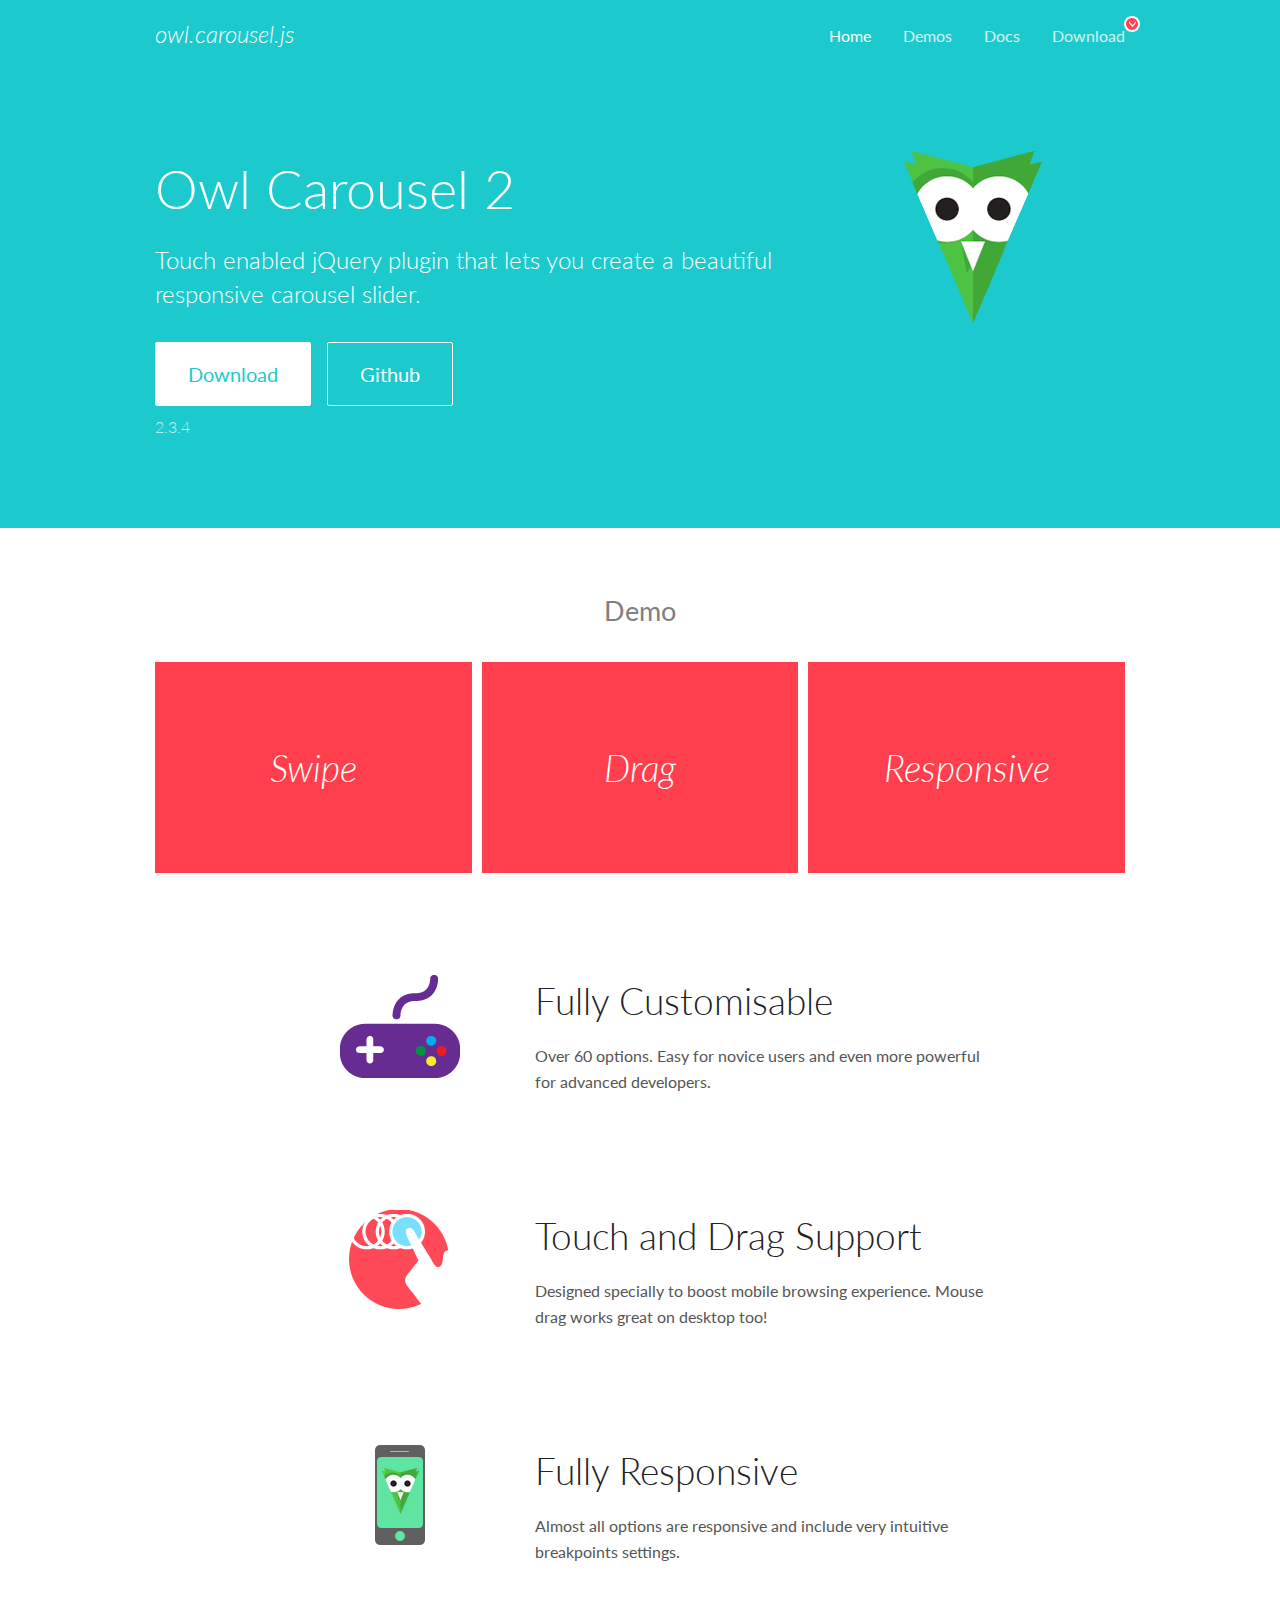
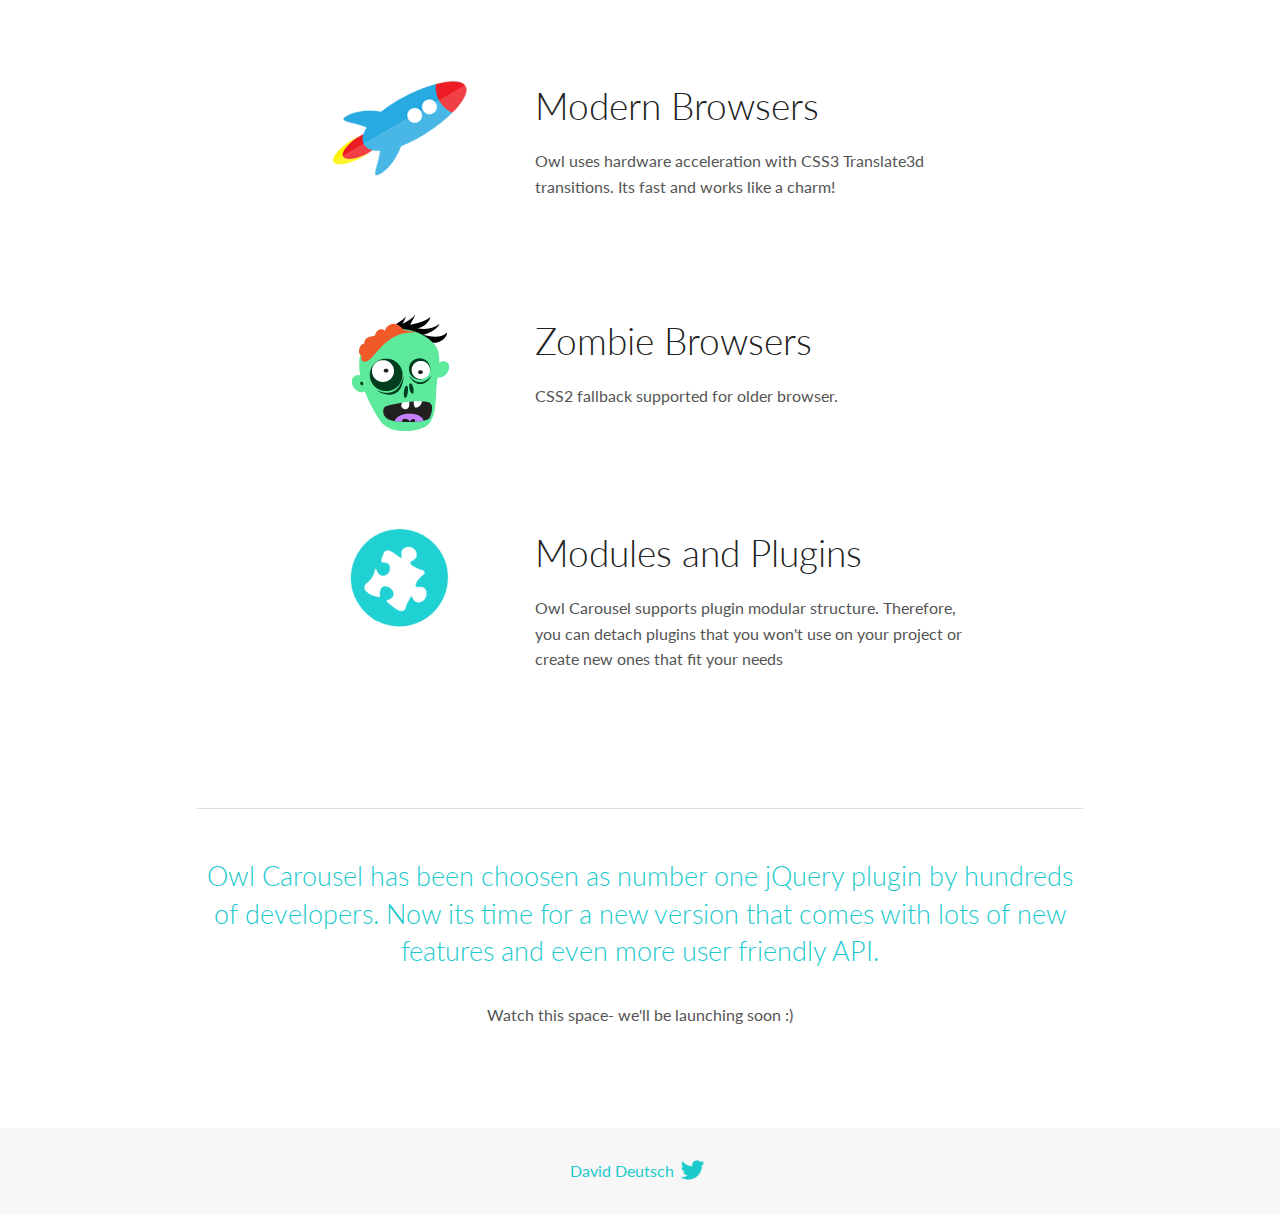
<file: owlcarousel/OwlCarousel2-2.3.4/docs/index.html>
<!DOCTYPE html>
<html lang="en">
  <head>

    <!-- head -->
    <meta charset="utf-8">
    <meta name="msapplication-tap-highlight" content="no" />
    <meta name="viewport" content="width=device-width, initial-scale=1.0" />
    <meta name="description" content="Touch enabled jQuery plugin that lets you create beautiful responsive carousel slider.">
    <meta name="author" content="David Deutsch">
    <title>
      Home | Owl Carousel | 2.3.4
    </title>

    <!-- Stylesheets -->
    <link href='https://fonts.googleapis.com/css?family=Lato:300,400,700,400italic,300italic' rel='stylesheet' type='text/css'>
    <link rel="stylesheet" href="assets/css/docs.theme.min.css">

    <!-- Owl Stylesheets -->
    <link rel="stylesheet" href="assets/owlcarousel/assets/owl.carousel.min.css">
    <link rel="stylesheet" href="assets/owlcarousel/assets/owl.theme.default.min.css">

    <!-- HTML5 shim and Respond.js IE8 support of HTML5 elements and media queries -->

    <!--[if lt IE 9]>
      <script src="https://oss.maxcdn.com/libs/html5shiv/3.7.0/html5shiv.js"></script>
      <script src="https://oss.maxcdn.com/libs/respond.js/1.3.0/respond.min.js"></script>
    <![endif]-->

    <!-- Favicons -->
    <link rel="apple-touch-icon-precomposed" sizes="144x144" href="assets/ico/apple-touch-icon-144-precomposed.png">
    <link rel="shortcut icon" href="assets/ico/favicon.png">
    <link rel="shortcut icon" href="favicon.ico">

    <!-- Yeah i know js should not be in header. Its required for demos.-->

    <!-- javascript -->
    <script src="assets/vendors/jquery.min.js"></script>
    <script src="assets/owlcarousel/owl.carousel.js"></script>
  </head>
  <body>

    <!-- header -->
    <header class="header">
      <div class="row">
        <div class="large-12 columns">
          <div class="brand left">
            <h3>
              <a href="/OwlCarousel2/">owl.carousel.js</a> 
            </h3>
          </div>
          <a id="toggle-nav" class="right">
            <span></span> <span></span> <span></span> 
          </a> 
          <div class="nav-bar">
            <ul class="clearfix">
              <li class="active">
                <a href="/OwlCarousel2/index.html">Home</a> 
              </li>
              <li> <a href="/OwlCarousel2/demos/demos.html">Demos</a>  </li>
              <li> <a href="/OwlCarousel2/docs/started-welcome.html">Docs</a>  </li>
              <li>
                <a href="https://github.com/OwlCarousel2/OwlCarousel2/archive/2.3.4.zip">Download</a> 
                <span class="download"></span> 
              </li>
            </ul>
          </div>
        </div>
      </div>
    </header>

    <!-- home panel -->
    <section id="hero">
      <div class="row">
        <div class="large-8 medium-8 columns">
          <h1>Owl Carousel 2</h1>
          <h4>Touch enabled jQuery plugin that lets you create a beautiful responsive carousel slider.</h4>
          <a href="https://github.com/OwlCarousel2/OwlCarousel2/archive/2.3.4.zip" class="hero-button">Download</a> 
          <a href="https://github.com/OwlCarousel2/OwlCarousel2" class="hero-button outline">Github</a> 
          <p>2.3.4</p>
        </div>
        <div class="large-4 medium-4 columns">
          <img class="owl-logo" src="assets/img/owl-logo.png" alt="mr. Owl">
        </div>
      </div>
    </section>

    <!-- body -->
    <div class="home-demo">
      <div class="row">
        <div class="large-12 columns">
          <h3>Demo</h3>
          <div class="owl-carousel">
            <div class="item">
              <h2>Swipe</h2>
            </div>
            <div class="item">
              <h2>Drag</h2>
            </div>
            <div class="item">
              <h2>Responsive</h2>
            </div>
            <div class="item">
              <h2>CSS3</h2>
            </div>
            <div class="item">
              <h2>Fast</h2>
            </div>
            <div class="item">
              <h2>Easy</h2>
            </div>
            <div class="item">
              <h2>Free</h2>
            </div>
            <div class="item">
              <h2>Upgradable</h2>
            </div>
            <div class="item">
              <h2>Tons of options</h2>
            </div>
            <div class="item">
              <h2>Infinity</h2>
            </div>
            <div class="item">
              <h2>Auto Width</h2>
            </div>
          </div>
        </div>
      </div>
    </div>
    <script>
      var owl = $('.owl-carousel');
      owl.owlCarousel({
        margin: 10,
        loop: true,
        responsive: {
          0: {
            items: 1
          },
          600: {
            items: 2
          },
          1000: {
            items: 3
          }
        }
      })
    </script>

    <!-- features -->
    <div id="features">
      <div class="row">
        <div class="small-12 medium-9 small-centered columns">
          <section class="row feature">
            <div class="medium-4 small-12 columns">
              <img src="assets/img/feature-options.png" alt="">
            </div>
            <div class="medium-8 small-12 columns">
              <h2>Fully Customisable</h2>
              <p>Over 60 options. Easy for novice users and even more powerful for advanced developers.</p>
            </div>
          </section>
          <section class="row feature">
            <div class="medium-4 small-12 columns">
              <img src="assets/img/feature-drag.png" alt="">
            </div>
            <div class="medium-8 small-12 columns">
              <h2>Touch and Drag Support</h2>
              <p>Designed specially to boost mobile browsing experience. Mouse drag works great on desktop too!</p>
            </div>
          </section>
          <section class="row feature">
            <div class="medium-4 small-12 columns">
              <img src="assets/img/feature-responsive.png" alt="">
            </div>
            <div class="medium-8 small-12 columns">
              <h2>Fully Responsive</h2>
              <p>Almost all options are responsive and include very intuitive breakpoints settings.</p>
            </div>
          </section>
          <section class="row feature">
            <div class="medium-4 small-12 columns">
              <img src="assets/img/feature-modern.png" alt="">
            </div>
            <div class="medium-8 small-12 columns">
              <h2>Modern Browsers</h2>
              <p>Owl uses hardware acceleration with CSS3 Translate3d transitions. Its fast and works like a charm! </p>
            </div>
          </section>
          <section class="row feature">
            <div class="medium-4 small-12 columns">
              <img src="assets/img/feature-zombie.png" alt="">
            </div>
            <div class="medium-8 small-12 columns">
              <h2>Zombie Browsers</h2>
              <p>CSS2 fallback supported for older browser.</p>
            </div>
          </section>
          <section class="row feature">
            <div class="medium-4 small-12 columns">
              <img src="assets/img/feature-module.png" alt="">
            </div>
            <div class="medium-8 small-12 columns">
              <h2>Modules and Plugins</h2>
              <p>Owl Carousel supports plugin modular structure. Therefore, you can detach plugins that you won&#x27;t use on your project or create new ones that fit your needs</p>
            </div>
          </section>
        </div>
      </div>
    </div>

    <!-- footer -->
    <section id="teaser-text">
      <div class="row">
        <div class="small-12 medium-11 small-centered columns">
          <hr>
          <h3 id="owl-carousel-has-been-choosen-as-number-one-jquery-plugin-by-hundreds-of-developers-now-its-time-for-a-new-version-that-comes-with-lots-of-new-features-and-even-more-user-friendly-api-">Owl Carousel has been choosen as number one jQuery plugin by hundreds of developers. Now its time for a new version that comes with lots of new features and even more user friendly API.</h3>
          <p>Watch this space- we&#39;ll be launching soon :)</p>
        </div>
      </div>
    </section>

    <!-- footer -->
    <footer class="footer">
      <div class="row">
        <div class="large-12 columns">
          <h5>
            <a href="/OwlCarousel2/docs/support-contact.html">David Deutsch</a> 
            <a id="custom-tweet-button" href="https://twitter.com/share?url=https://github.com/OwlCarousel2/OwlCarousel2&text=Owl Carousel - This is so awesome! " target="_blank"></a> 
          </h5>
        </div>
      </div>
    </footer>

    <!-- vendors -->
    <script src="assets/vendors/highlight.js"></script>
    <script src="assets/js/app.js"></script>
  </body>
</html>
</file>
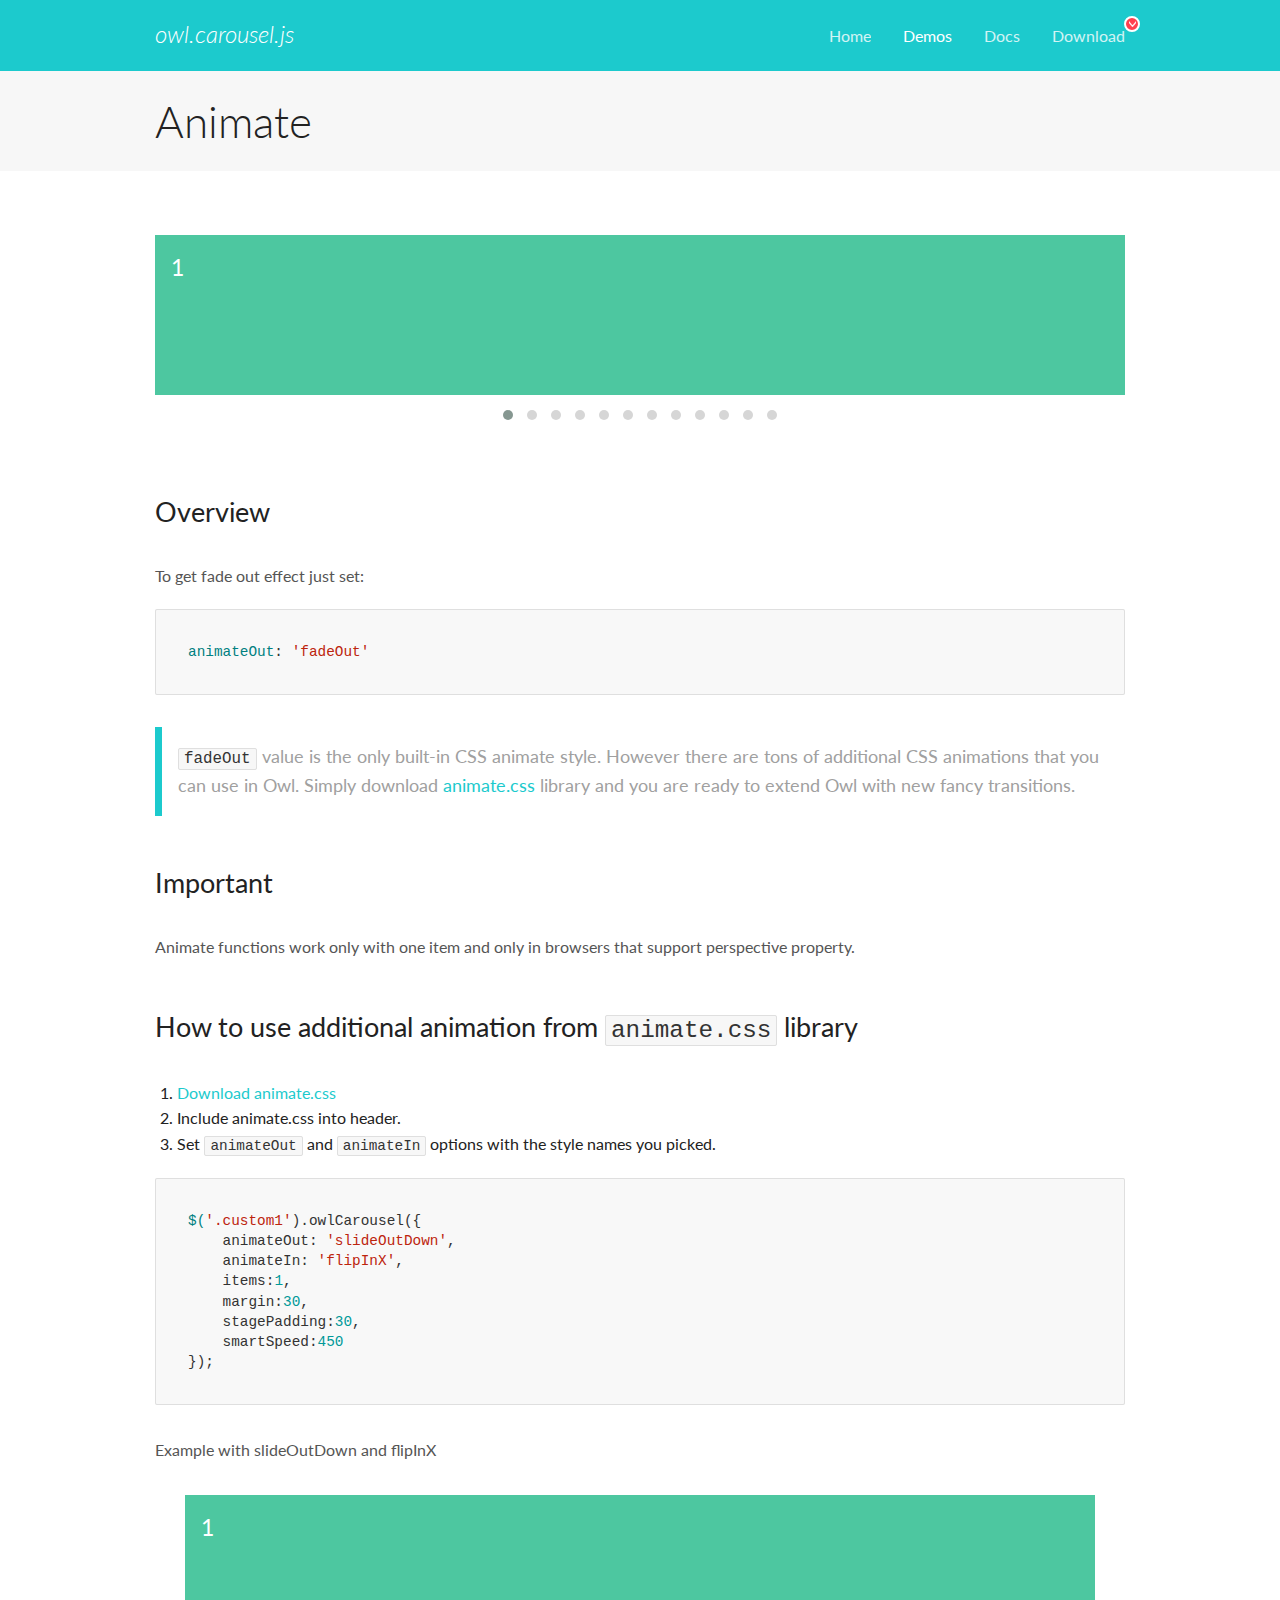
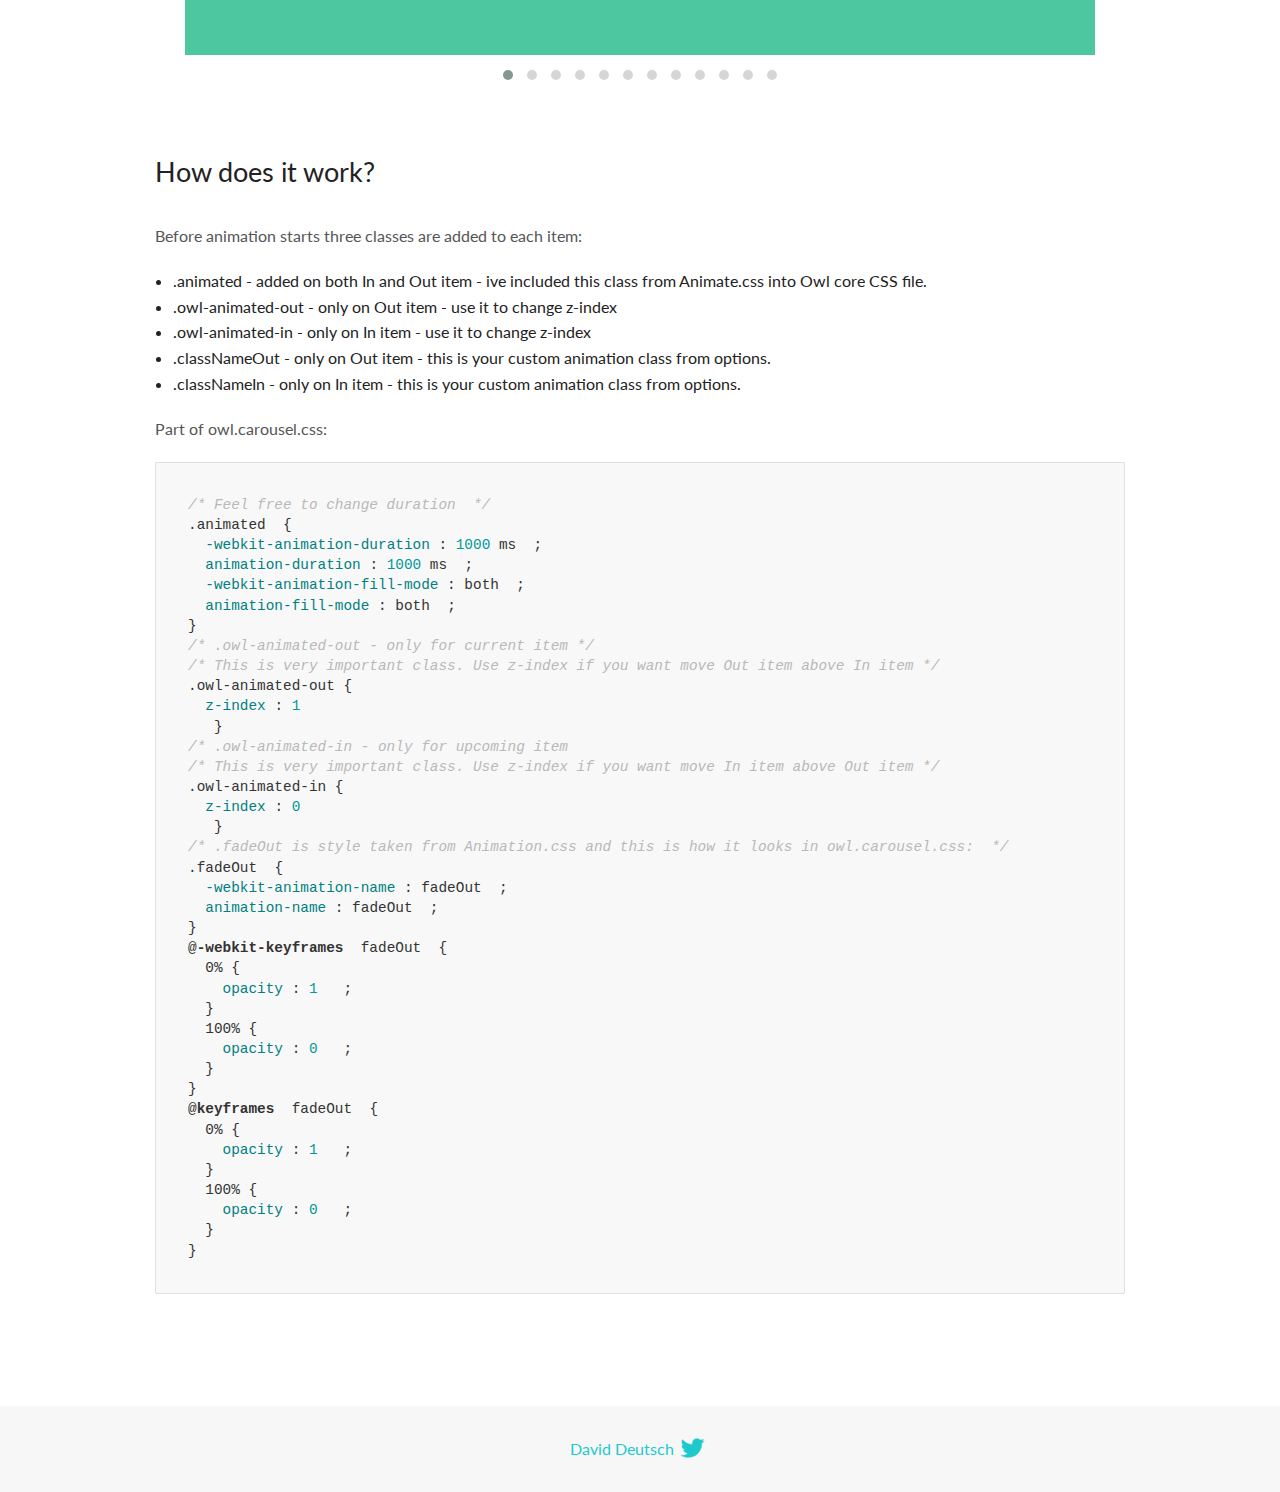
<file: owlcarousel/OwlCarousel2-2.3.4/docs/demos/animate.html>
<!DOCTYPE html>
<html lang="en">
  <head>

    <!-- head -->
    <meta charset="utf-8">
    <meta name="msapplication-tap-highlight" content="no" />
    <meta name="viewport" content="width=device-width, initial-scale=1.0" />
    <meta name="description" content="Animate carousel">
    <meta name="author" content="David Deutsch">
    <title>
      Animate Demo | Owl Carousel | 2.3.4
    </title>

    <!-- Stylesheets -->
    <link href='https://fonts.googleapis.com/css?family=Lato:300,400,700,400italic,300italic' rel='stylesheet' type='text/css'>
    <link rel="stylesheet" href="../assets/css/docs.theme.min.css">

    <!-- Owl Stylesheets -->
    <link rel="stylesheet" href="../assets/owlcarousel/assets/owl.carousel.min.css">
    <link rel="stylesheet" href="../assets/owlcarousel/assets/owl.theme.default.min.css">

    <!-- HTML5 shim and Respond.js IE8 support of HTML5 elements and media queries -->

    <!--[if lt IE 9]>
      <script src="https://oss.maxcdn.com/libs/html5shiv/3.7.0/html5shiv.js"></script>
      <script src="https://oss.maxcdn.com/libs/respond.js/1.3.0/respond.min.js"></script>
    <![endif]-->

    <!-- Favicons -->
    <link rel="apple-touch-icon-precomposed" sizes="144x144" href="../assets/ico/apple-touch-icon-144-precomposed.png">
    <link rel="shortcut icon" href="../assets/ico/favicon.png">
    <link rel="shortcut icon" href="favicon.ico">

    <!-- Yeah i know js should not be in header. Its required for demos.-->

    <!-- javascript -->
    <script src="../assets/vendors/jquery.min.js"></script>
    <script src="../assets/owlcarousel/owl.carousel.js"></script>
  </head>
  <body>

    <!-- header -->
    <header class="header">
      <div class="row">
        <div class="large-12 columns">
          <div class="brand left">
            <h3>
              <a href="/OwlCarousel2/">owl.carousel.js</a> 
            </h3>
          </div>
          <a id="toggle-nav" class="right">
            <span></span> <span></span> <span></span> 
          </a> 
          <div class="nav-bar">
            <ul class="clearfix">
              <li> <a href="/OwlCarousel2/index.html">Home</a>  </li>
              <li class="active">
                <a href="/OwlCarousel2/demos/demos.html">Demos</a> 
              </li>
              <li> <a href="/OwlCarousel2/docs/started-welcome.html">Docs</a>  </li>
              <li>
                <a href="https://github.com/OwlCarousel2/OwlCarousel2/archive/2.3.4.zip">Download</a> 
                <span class="download"></span> 
              </li>
            </ul>
          </div>
        </div>
      </div>
    </header>

    <!-- title -->
    <section class="title">
      <div class="row">
        <div class="large-12 columns">
          <h1>Animate</h1>
        </div>
      </div>
    </section>

    <!--  Demos -->
    <section id="demos">
      <div class="row">
        <div class="large-12 columns">
          <div class="fadeOut owl-carousel owl-theme">
            <div class="item">
              <h4>1</h4>
            </div>
            <div class="item">
              <h4>2</h4>
            </div>
            <div class="item">
              <h4>3</h4>
            </div>
            <div class="item">
              <h4>4</h4>
            </div>
            <div class="item">
              <h4>5</h4>
            </div>
            <div class="item">
              <h4>6</h4>
            </div>
            <div class="item">
              <h4>7</h4>
            </div>
            <div class="item">
              <h4>8</h4>
            </div>
            <div class="item">
              <h4>9</h4>
            </div>
            <div class="item">
              <h4>10</h4>
            </div>
            <div class="item">
              <h4>11</h4>
            </div>
            <div class="item">
              <h4>12</h4>
            </div>
          </div>
          <h3 id="overview">Overview</h3>
          <p>To get fade out effect just set:</p>
          <pre><code>animateOut: &#39;fadeOut&#39;</code></pre>
          <blockquote>
            <p><code>fadeOut</code> value is the only built-in CSS animate style. However there are tons of additional CSS animations that you can use in Owl. Simply download
              <a href="https://daneden.github.io/animate.css/">animate.css</a>  library and you are ready to extend Owl with new fancy transitions.</p>
          </blockquote>
          <h3 id="important">Important</h3>
          <p>Animate functions work only with one item and only in browsers that support perspective property.</p>
          <h3 id="how-to-use-additional-animation-from-animate-css-library">How to use additional animation from <code>animate.css</code> library</h3>
          <ol>
            <li> <a href="https://daneden.github.io/animate.css/">Download animate.css</a>  </li>
            <li>Include animate.css into header.</li>
            <li>Set <code>animateOut</code> and <code>animateIn</code> options with the style names you picked.</li>
          </ol>
          <pre><code>$(&#39;.custom1&#39;).owlCarousel({
    animateOut: &#39;slideOutDown&#39;,
    animateIn: &#39;flipInX&#39;,
    items:1,
    margin:30,
    stagePadding:30,
    smartSpeed:450
});</code></pre>
          <p>Example with slideOutDown and flipInX</p>
          <div class="custom1 owl-carousel owl-theme">
            <div class="item">
              <h4>1</h4>
            </div>
            <div class="item">
              <h4>2</h4>
            </div>
            <div class="item">
              <h4>3</h4>
            </div>
            <div class="item">
              <h4>4</h4>
            </div>
            <div class="item">
              <h4>5</h4>
            </div>
            <div class="item">
              <h4>6</h4>
            </div>
            <div class="item">
              <h4>7</h4>
            </div>
            <div class="item">
              <h4>8</h4>
            </div>
            <div class="item">
              <h4>9</h4>
            </div>
            <div class="item">
              <h4>10</h4>
            </div>
            <div class="item">
              <h4>11</h4>
            </div>
            <div class="item">
              <h4>12</h4>
            </div>
          </div>
          <h3 id="how-does-it-work-">How does it work?</h3>
          <p>Before animation starts three classes are added to each item:</p>
          <ul>
            <li>.animated - added on both In and Out item - ive included this class from Animate.css into Owl core CSS file.</li>
            <li>.owl-animated-out - only on Out item - use it to change z-index</li>
            <li>.owl-animated-in - only on In item - use it to change z-index</li>
            <li>.classNameOut - only on Out item - this is your custom animation class from options.</li>
            <li>.classNameIn - only on In item - this is your custom animation class from options.</li>
          </ul>
          <p>Part of owl.carousel.css:</p>
          <pre><code class="language-css"><span class="comment">/* Feel free to change duration  */</span> 
<span class="class">.animated</span>  <span class="rules">{
  <span class="rule"><span class="attribute">-webkit-animation-duration</span> :<span class="value"> <span class="number">1000</span> ms</span> </span> ;
  <span class="rule"><span class="attribute">animation-duration</span> :<span class="value"> <span class="number">1000</span> ms</span> </span> ;
  <span class="rule"><span class="attribute">-webkit-animation-fill-mode</span> :<span class="value"> both</span> </span> ;
  <span class="rule"><span class="attribute">animation-fill-mode</span> :<span class="value"> both</span> </span> ;
<span class="rule">}</span> </span> 
<span class="comment">/* .owl-animated-out - only for current item */</span> 
<span class="comment">/* This is very important class. Use z-index if you want move Out item above In item */</span> 
<span class="class">.owl-animated-out</span> <span class="rules">{
  <span class="rule"><span class="attribute">z-index</span> :<span class="value"> <span class="number">1</span> 
</span> </span> </span> }
<span class="comment">/* .owl-animated-in - only for upcoming item
/* This is very important class. Use z-index if you want move In item above Out item */</span> 
<span class="class">.owl-animated-in</span> <span class="rules">{
  <span class="rule"><span class="attribute">z-index</span> :<span class="value"> <span class="number">0</span> 
</span> </span> </span> }
<span class="comment">/* .fadeOut is style taken from Animation.css and this is how it looks in owl.carousel.css:  */</span> 
<span class="class">.fadeOut</span>  <span class="rules">{
  <span class="rule"><span class="attribute">-webkit-animation-name</span> :<span class="value"> fadeOut</span> </span> ;
  <span class="rule"><span class="attribute">animation-name</span> :<span class="value"> fadeOut</span> </span> ;
<span class="rule">}</span> </span> 
<span class="at_rule">@<span class="keyword">-webkit-keyframes</span>  fadeOut </span> {
  0% <span class="rules">{
    <span class="rule"><span class="attribute">opacity</span> :<span class="value"> <span class="number">1</span> </span> </span> ;
  <span class="rule">}</span> </span> 
  100% <span class="rules">{
    <span class="rule"><span class="attribute">opacity</span> :<span class="value"> <span class="number">0</span> </span> </span> ;
  <span class="rule">}</span> </span> 
}
<span class="at_rule">@<span class="keyword">keyframes</span>  fadeOut </span> {
  0% <span class="rules">{
    <span class="rule"><span class="attribute">opacity</span> :<span class="value"> <span class="number">1</span> </span> </span> ;
  <span class="rule">}</span> </span> 
  100% <span class="rules">{
    <span class="rule"><span class="attribute">opacity</span> :<span class="value"> <span class="number">0</span> </span> </span> ;
  <span class="rule">}</span> </span> 
}</code></pre>
          <link rel="stylesheet" href="../assets/css/animate.css">
          <script>
            jQuery(document).ready(function($) {
              $('.fadeOut').owlCarousel({
                items: 1,
                animateOut: 'fadeOut',
                loop: true,
                margin: 10,
              });
              $('.custom1').owlCarousel({
                animateOut: 'slideOutDown',
                animateIn: 'flipInX',
                items: 1,
                margin: 30,
                stagePadding: 30,
                smartSpeed: 450
              });
            });
          </script>
        </div>
      </div>
    </section>

    <!-- footer -->
    <footer class="footer">
      <div class="row">
        <div class="large-12 columns">
          <h5>
            <a href="/OwlCarousel2/docs/support-contact.html">David Deutsch</a> 
            <a id="custom-tweet-button" href="https://twitter.com/share?url=https://github.com/OwlCarousel2/OwlCarousel2&text=Owl Carousel - This is so awesome! " target="_blank"></a> 
          </h5>
        </div>
      </div>
    </footer>

    <!-- vendors -->
    <script src="../assets/vendors/highlight.js"></script>
    <script src="../assets/js/app.js"></script>
  </body>
</html>
</file>
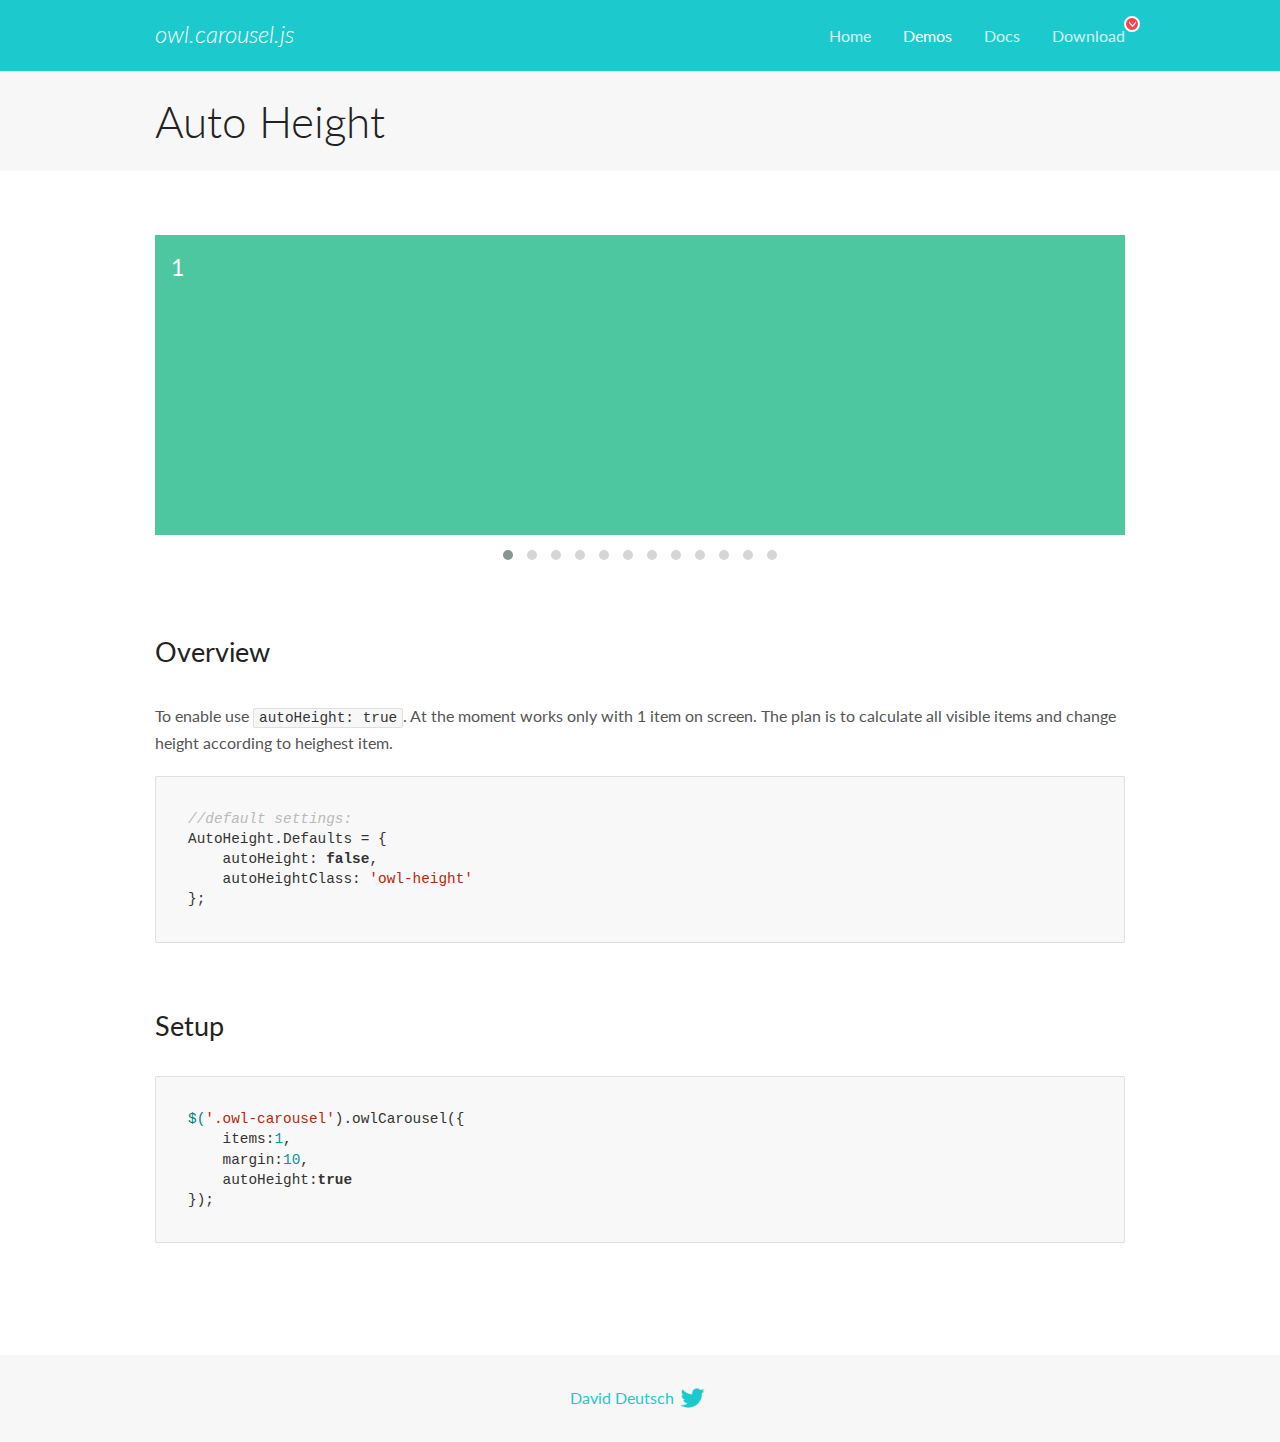
<file: owlcarousel/OwlCarousel2-2.3.4/docs/demos/autoheight.html>
<!DOCTYPE html>
<html lang="en">
  <head>

    <!-- head -->
    <meta charset="utf-8">
    <meta name="msapplication-tap-highlight" content="no" />
    <meta name="viewport" content="width=device-width, initial-scale=1.0" />
    <meta name="description" content="autoHeight usage demo">
    <meta name="author" content="David Deutsch">
    <title>
      Auto Height Demo | Owl Carousel | 2.3.4
    </title>

    <!-- Stylesheets -->
    <link href='https://fonts.googleapis.com/css?family=Lato:300,400,700,400italic,300italic' rel='stylesheet' type='text/css'>
    <link rel="stylesheet" href="../assets/css/docs.theme.min.css">

    <!-- Owl Stylesheets -->
    <link rel="stylesheet" href="../assets/owlcarousel/assets/owl.carousel.min.css">
    <link rel="stylesheet" href="../assets/owlcarousel/assets/owl.theme.default.min.css">

    <!-- HTML5 shim and Respond.js IE8 support of HTML5 elements and media queries -->

    <!--[if lt IE 9]>
      <script src="https://oss.maxcdn.com/libs/html5shiv/3.7.0/html5shiv.js"></script>
      <script src="https://oss.maxcdn.com/libs/respond.js/1.3.0/respond.min.js"></script>
    <![endif]-->

    <!-- Favicons -->
    <link rel="apple-touch-icon-precomposed" sizes="144x144" href="../assets/ico/apple-touch-icon-144-precomposed.png">
    <link rel="shortcut icon" href="../assets/ico/favicon.png">
    <link rel="shortcut icon" href="favicon.ico">

    <!-- Yeah i know js should not be in header. Its required for demos.-->

    <!-- javascript -->
    <script src="../assets/vendors/jquery.min.js"></script>
    <script src="../assets/owlcarousel/owl.carousel.js"></script>
  </head>
  <body>

    <!-- header -->
    <header class="header">
      <div class="row">
        <div class="large-12 columns">
          <div class="brand left">
            <h3>
              <a href="/OwlCarousel2/">owl.carousel.js</a> 
            </h3>
          </div>
          <a id="toggle-nav" class="right">
            <span></span> <span></span> <span></span> 
          </a> 
          <div class="nav-bar">
            <ul class="clearfix">
              <li> <a href="/OwlCarousel2/index.html">Home</a>  </li>
              <li class="active">
                <a href="/OwlCarousel2/demos/demos.html">Demos</a> 
              </li>
              <li> <a href="/OwlCarousel2/docs/started-welcome.html">Docs</a>  </li>
              <li>
                <a href="https://github.com/OwlCarousel2/OwlCarousel2/archive/2.3.4.zip">Download</a> 
                <span class="download"></span> 
              </li>
            </ul>
          </div>
        </div>
      </div>
    </header>

    <!-- title -->
    <section class="title">
      <div class="row">
        <div class="large-12 columns">
          <h1>Auto Height</h1>
        </div>
      </div>
    </section>

    <!--  Demos -->
    <section id="demos">
      <div class="row">
        <div class="large-12 columns">
          <div class="owl-carousel owl-theme">
            <div class="item" style="height:300px">
              <h4>1</h4>
            </div>
            <div class="item" style="height:100px">
              <h4>2</h4>
            </div>
            <div class="item" style="height:500px">
              <h4>3</h4>
            </div>
            <div class="item" style="height:250px">
              <h4>4</h4>
            </div>
            <div class="item" style="height:400px">
              <h4>5</h4>
            </div>
            <div class="item" style="height:500px">
              <h4>6</h4>
            </div>
            <div class="item" style="height:600px">
              <h4>7</h4>
            </div>
            <div class="item" style="height:400px">
              <h4>8</h4>
            </div>
            <div class="item" style="height:300px">
              <h4>9</h4>
            </div>
            <div class="item" style="height:350px">
              <h4>10</h4>
            </div>
            <div class="item" style="height:200px">
              <h4>11</h4>
            </div>
            <div class="item" style="height:150px">
              <h4>12</h4>
            </div>
          </div>
          <h3 id="overview">Overview</h3>
          <p>To enable use <code>autoHeight: true</code>. At the moment works only with 1 item on screen. The plan is to calculate all visible items and change height according to heighest item.</p>
          <pre><code>//default settings:
AutoHeight.Defaults = {
    autoHeight: false,
    autoHeightClass: &#39;owl-height&#39;
};</code></pre>
          <h3 id="setup">Setup</h3>
          <pre><code>$(&#39;.owl-carousel&#39;).owlCarousel({
    items:1,
    margin:10,
    autoHeight:true
});</code></pre>
          <script>
            $(document).ready(function() {
              $('.owl-carousel').owlCarousel({
                items: 1,
                margin: 10,
                autoHeight: true
              });
            })
          </script>
        </div>
      </div>
    </section>

    <!-- footer -->
    <footer class="footer">
      <div class="row">
        <div class="large-12 columns">
          <h5>
            <a href="/OwlCarousel2/docs/support-contact.html">David Deutsch</a> 
            <a id="custom-tweet-button" href="https://twitter.com/share?url=https://github.com/OwlCarousel2/OwlCarousel2&text=Owl Carousel - This is so awesome! " target="_blank"></a> 
          </h5>
        </div>
      </div>
    </footer>

    <!-- vendors -->
    <script src="../assets/vendors/highlight.js"></script>
    <script src="../assets/js/app.js"></script>
  </body>
</html>
</file>
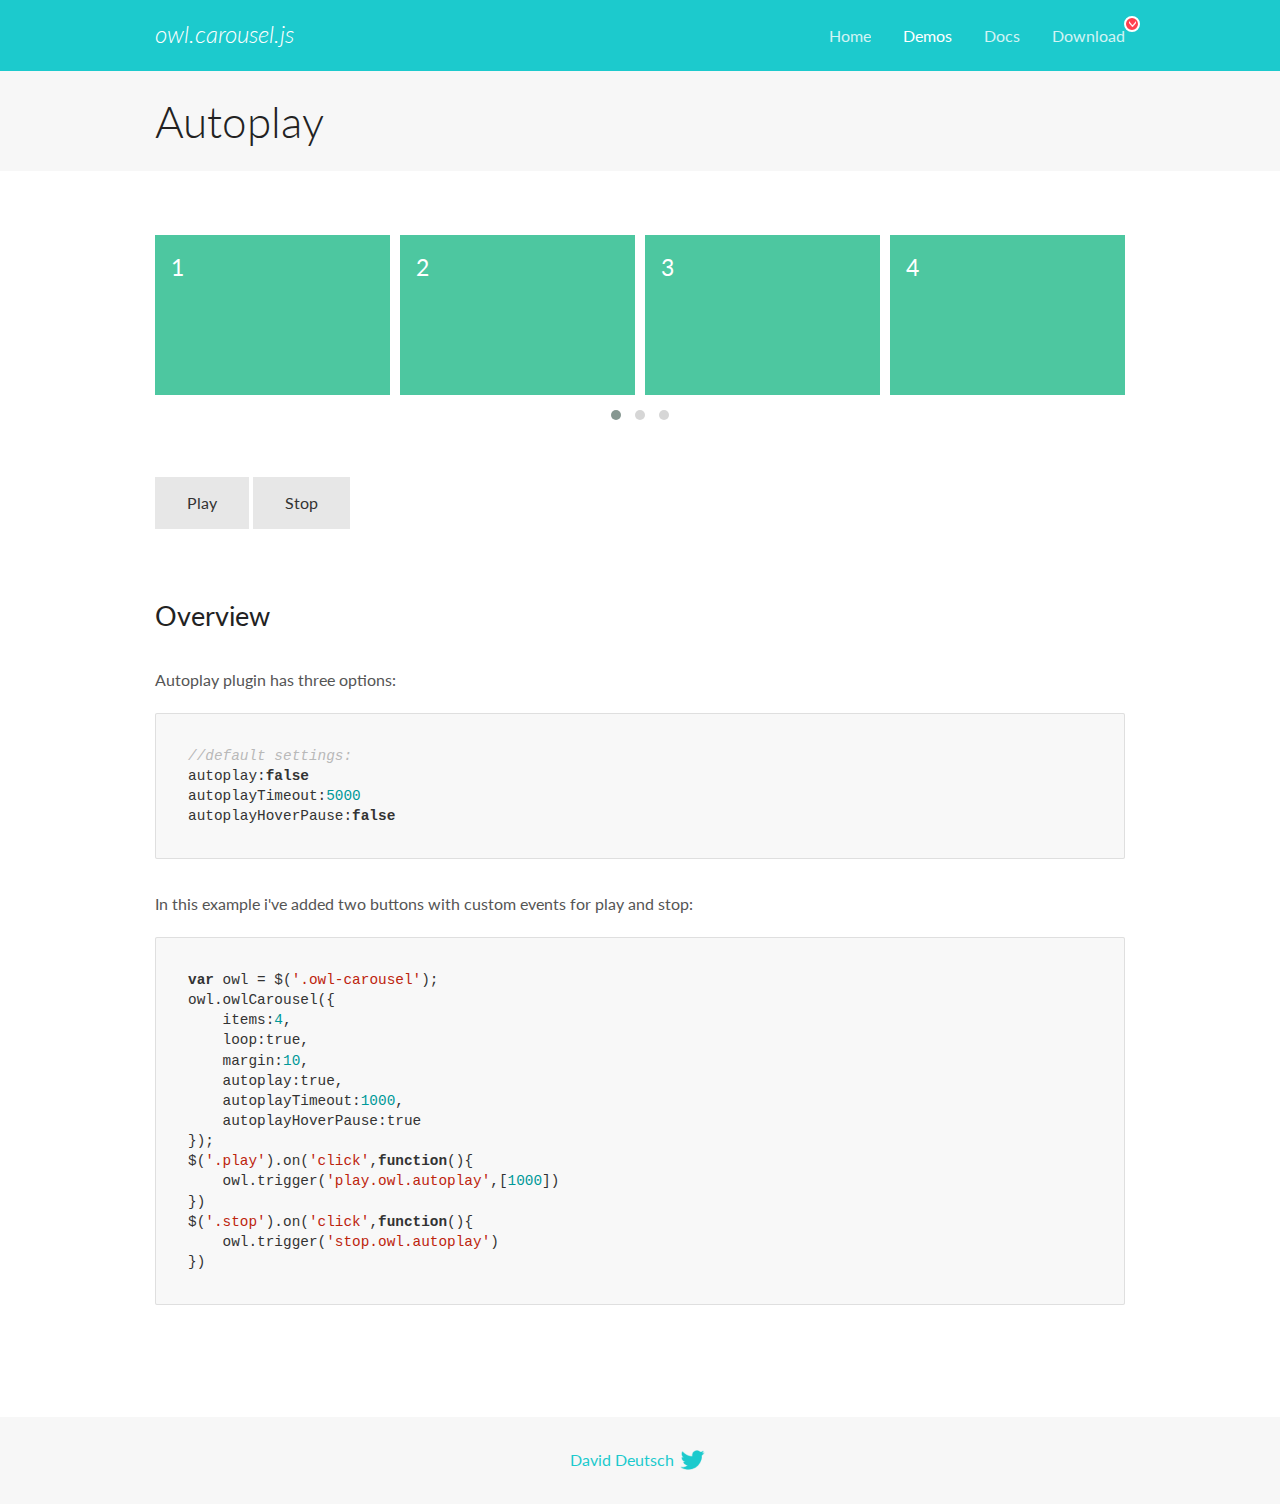
<file: owlcarousel/OwlCarousel2-2.3.4/docs/demos/autoplay.html>
<!DOCTYPE html>
<html lang="en">
  <head>

    <!-- head -->
    <meta charset="utf-8">
    <meta name="msapplication-tap-highlight" content="no" />
    <meta name="viewport" content="width=device-width, initial-scale=1.0" />
    <meta name="description" content="Autoplay usage demo">
    <meta name="author" content="David Deutsch">
    <title>
      Autoplay Demo | Owl Carousel | 2.3.4
    </title>

    <!-- Stylesheets -->
    <link href='https://fonts.googleapis.com/css?family=Lato:300,400,700,400italic,300italic' rel='stylesheet' type='text/css'>
    <link rel="stylesheet" href="../assets/css/docs.theme.min.css">

    <!-- Owl Stylesheets -->
    <link rel="stylesheet" href="../assets/owlcarousel/assets/owl.carousel.min.css">
    <link rel="stylesheet" href="../assets/owlcarousel/assets/owl.theme.default.min.css">

    <!-- HTML5 shim and Respond.js IE8 support of HTML5 elements and media queries -->

    <!--[if lt IE 9]>
      <script src="https://oss.maxcdn.com/libs/html5shiv/3.7.0/html5shiv.js"></script>
      <script src="https://oss.maxcdn.com/libs/respond.js/1.3.0/respond.min.js"></script>
    <![endif]-->

    <!-- Favicons -->
    <link rel="apple-touch-icon-precomposed" sizes="144x144" href="../assets/ico/apple-touch-icon-144-precomposed.png">
    <link rel="shortcut icon" href="../assets/ico/favicon.png">
    <link rel="shortcut icon" href="favicon.ico">

    <!-- Yeah i know js should not be in header. Its required for demos.-->

    <!-- javascript -->
    <script src="../assets/vendors/jquery.min.js"></script>
    <script src="../assets/owlcarousel/owl.carousel.js"></script>
  </head>
  <body>

    <!-- header -->
    <header class="header">
      <div class="row">
        <div class="large-12 columns">
          <div class="brand left">
            <h3>
              <a href="/OwlCarousel2/">owl.carousel.js</a> 
            </h3>
          </div>
          <a id="toggle-nav" class="right">
            <span></span> <span></span> <span></span> 
          </a> 
          <div class="nav-bar">
            <ul class="clearfix">
              <li> <a href="/OwlCarousel2/index.html">Home</a>  </li>
              <li class="active">
                <a href="/OwlCarousel2/demos/demos.html">Demos</a> 
              </li>
              <li> <a href="/OwlCarousel2/docs/started-welcome.html">Docs</a>  </li>
              <li>
                <a href="https://github.com/OwlCarousel2/OwlCarousel2/archive/2.3.4.zip">Download</a> 
                <span class="download"></span> 
              </li>
            </ul>
          </div>
        </div>
      </div>
    </header>

    <!-- title -->
    <section class="title">
      <div class="row">
        <div class="large-12 columns">
          <h1>Autoplay</h1>
        </div>
      </div>
    </section>

    <!--  Demos -->
    <section id="demos">
      <div class="row">
        <div class="large-12 columns">
          <div class="owl-carousel owl-theme">
            <div class="item">
              <h4>1</h4>
            </div>
            <div class="item">
              <h4>2</h4>
            </div>
            <div class="item">
              <h4>3</h4>
            </div>
            <div class="item">
              <h4>4</h4>
            </div>
            <div class="item">
              <h4>5</h4>
            </div>
            <div class="item">
              <h4>6</h4>
            </div>
            <div class="item">
              <h4>7</h4>
            </div>
            <div class="item">
              <h4>8</h4>
            </div>
            <div class="item">
              <h4>9</h4>
            </div>
            <div class="item">
              <h4>10</h4>
            </div>
            <div class="item">
              <h4>11</h4>
            </div>
            <div class="item">
              <h4>12</h4>
            </div>
          </div>
          <a class="button secondary play">Play</a> 
          <a class="button secondary stop">Stop</a> 
          <h3 id="overview">Overview</h3>
          <p>Autoplay plugin has three options:</p>
          <pre><code>//default settings:
autoplay:false
autoplayTimeout:5000
autoplayHoverPause:false</code></pre>
          <p>In this example i&#39;ve added two buttons with custom events for play and stop:</p>
          <pre><code>var owl = $(&#39;.owl-carousel&#39;);
owl.owlCarousel({
    items:4,
    loop:true,
    margin:10,
    autoplay:true,
    autoplayTimeout:1000,
    autoplayHoverPause:true
});
$(&#39;.play&#39;).on(&#39;click&#39;,function(){
    owl.trigger(&#39;play.owl.autoplay&#39;,[1000])
})
$(&#39;.stop&#39;).on(&#39;click&#39;,function(){
    owl.trigger(&#39;stop.owl.autoplay&#39;)
})</code></pre>
          <script>
            $(document).ready(function() {
              var owl = $('.owl-carousel');
              owl.owlCarousel({
                items: 4,
                loop: true,
                margin: 10,
                autoplay: true,
                autoplayTimeout: 1000,
                autoplayHoverPause: true
              });
              $('.play').on('click', function() {
                owl.trigger('play.owl.autoplay', [1000])
              })
              $('.stop').on('click', function() {
                owl.trigger('stop.owl.autoplay')
              })
            })
          </script>
        </div>
      </div>
    </section>

    <!-- footer -->
    <footer class="footer">
      <div class="row">
        <div class="large-12 columns">
          <h5>
            <a href="/OwlCarousel2/docs/support-contact.html">David Deutsch</a> 
            <a id="custom-tweet-button" href="https://twitter.com/share?url=https://github.com/OwlCarousel2/OwlCarousel2&text=Owl Carousel - This is so awesome! " target="_blank"></a> 
          </h5>
        </div>
      </div>
    </footer>

    <!-- vendors -->
    <script src="../assets/vendors/highlight.js"></script>
    <script src="../assets/js/app.js"></script>
  </body>
</html>
</file>
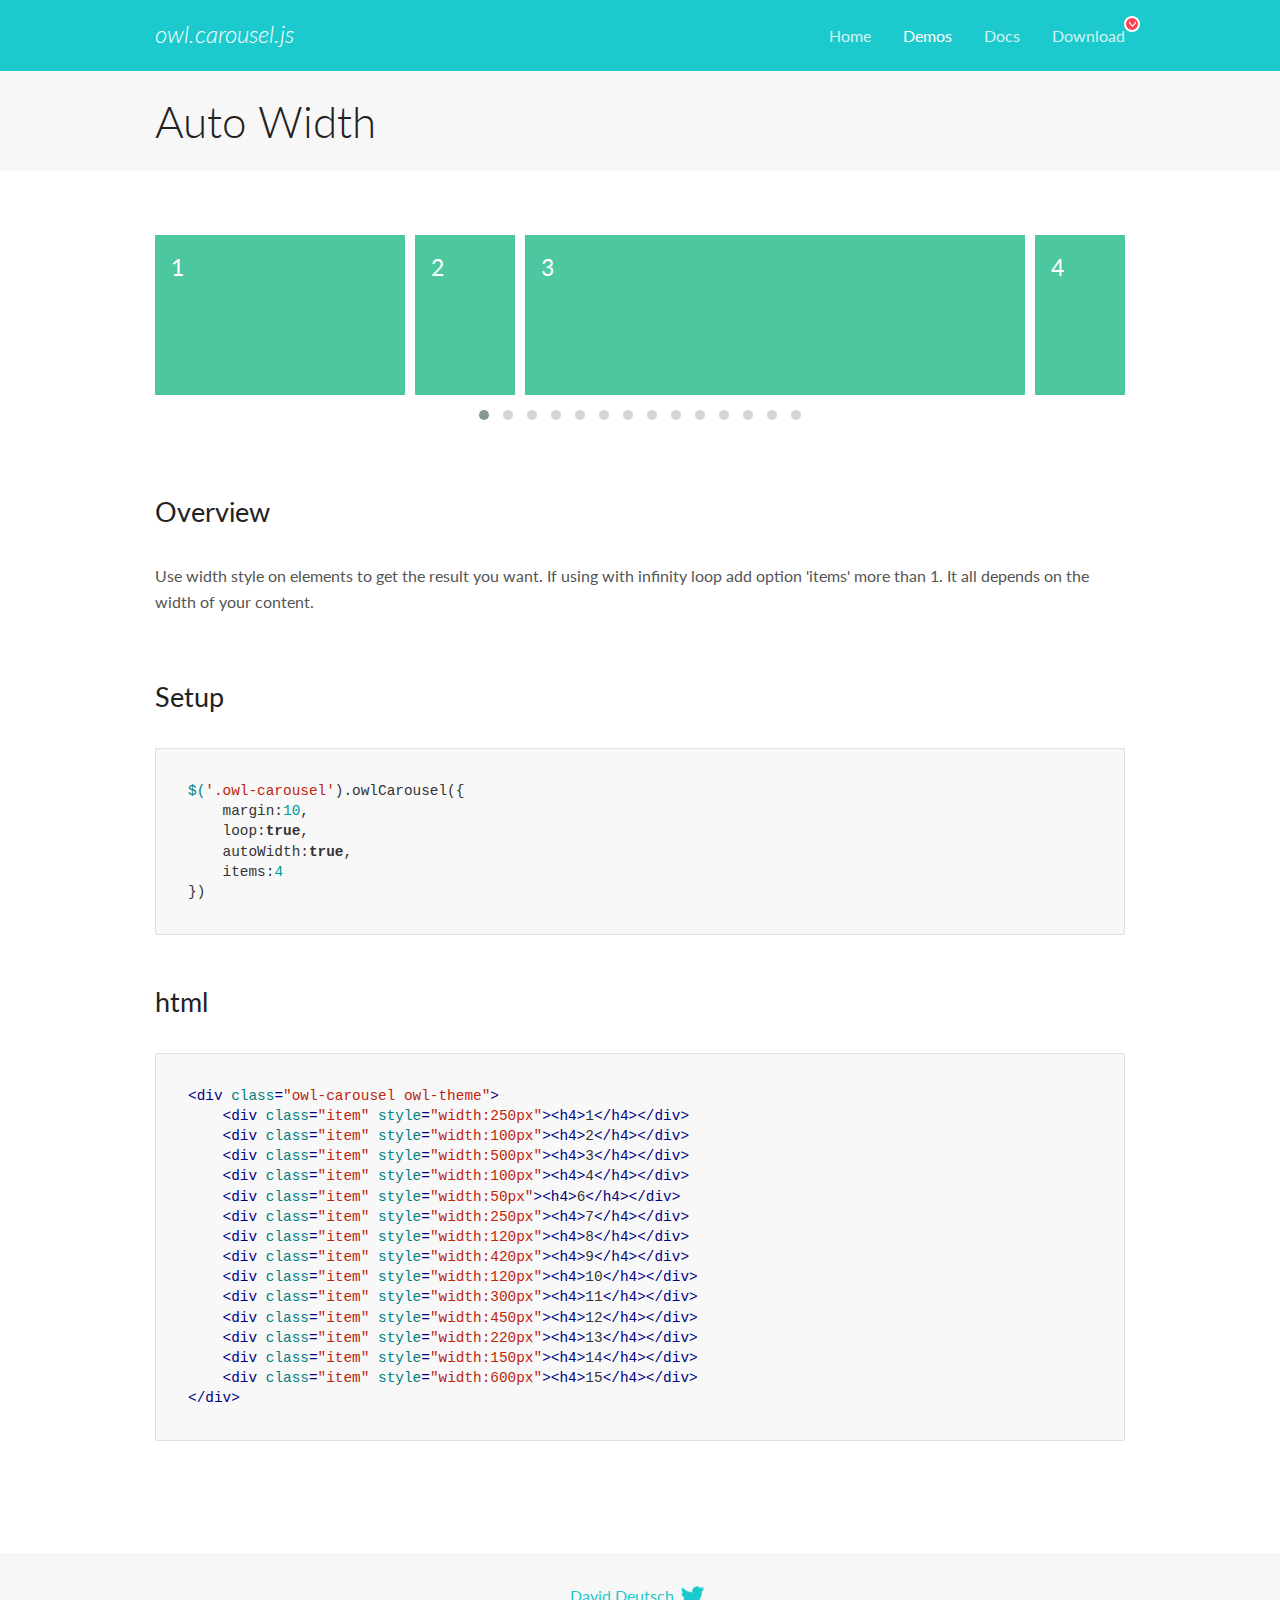
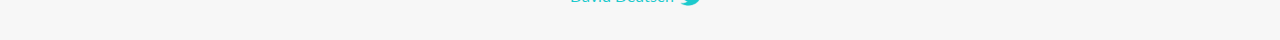
<file: owlcarousel/OwlCarousel2-2.3.4/docs/demos/autowidth.html>
<!DOCTYPE html>
<html lang="en">
  <head>

    <!-- head -->
    <meta charset="utf-8">
    <meta name="msapplication-tap-highlight" content="no" />
    <meta name="viewport" content="width=device-width, initial-scale=1.0" />
    <meta name="description" content="Auto Width">
    <meta name="author" content="David Deutsch">
    <title>
      Auto Width Demo | Owl Carousel | 2.3.4
    </title>

    <!-- Stylesheets -->
    <link href='https://fonts.googleapis.com/css?family=Lato:300,400,700,400italic,300italic' rel='stylesheet' type='text/css'>
    <link rel="stylesheet" href="../assets/css/docs.theme.min.css">

    <!-- Owl Stylesheets -->
    <link rel="stylesheet" href="../assets/owlcarousel/assets/owl.carousel.min.css">
    <link rel="stylesheet" href="../assets/owlcarousel/assets/owl.theme.default.min.css">

    <!-- HTML5 shim and Respond.js IE8 support of HTML5 elements and media queries -->

    <!--[if lt IE 9]>
      <script src="https://oss.maxcdn.com/libs/html5shiv/3.7.0/html5shiv.js"></script>
      <script src="https://oss.maxcdn.com/libs/respond.js/1.3.0/respond.min.js"></script>
    <![endif]-->

    <!-- Favicons -->
    <link rel="apple-touch-icon-precomposed" sizes="144x144" href="../assets/ico/apple-touch-icon-144-precomposed.png">
    <link rel="shortcut icon" href="../assets/ico/favicon.png">
    <link rel="shortcut icon" href="favicon.ico">

    <!-- Yeah i know js should not be in header. Its required for demos.-->

    <!-- javascript -->
    <script src="../assets/vendors/jquery.min.js"></script>
    <script src="../assets/owlcarousel/owl.carousel.js"></script>
  </head>
  <body>

    <!-- header -->
    <header class="header">
      <div class="row">
        <div class="large-12 columns">
          <div class="brand left">
            <h3>
              <a href="/OwlCarousel2/">owl.carousel.js</a> 
            </h3>
          </div>
          <a id="toggle-nav" class="right">
            <span></span> <span></span> <span></span> 
          </a> 
          <div class="nav-bar">
            <ul class="clearfix">
              <li> <a href="/OwlCarousel2/index.html">Home</a>  </li>
              <li class="active">
                <a href="/OwlCarousel2/demos/demos.html">Demos</a> 
              </li>
              <li> <a href="/OwlCarousel2/docs/started-welcome.html">Docs</a>  </li>
              <li>
                <a href="https://github.com/OwlCarousel2/OwlCarousel2/archive/2.3.4.zip">Download</a> 
                <span class="download"></span> 
              </li>
            </ul>
          </div>
        </div>
      </div>
    </header>

    <!-- title -->
    <section class="title">
      <div class="row">
        <div class="large-12 columns">
          <h1>Auto Width</h1>
        </div>
      </div>
    </section>

    <!--  Demos -->
    <section id="demos">
      <div class="row">
        <div class="large-12 columns">
          <div class="owl-carousel owl-theme">
            <div class="item" style="width:250px">
              <h4>1</h4>
            </div>
            <div class="item" style="width:100px">
              <h4>2</h4>
            </div>
            <div class="item" style="width:500px">
              <h4>3</h4>
            </div>
            <div class="item" style="width:100px">
              <h4>4</h4>
            </div>
            <div class="item" style="width:50px">
              <h4>6</h4>
            </div>
            <div class="item" style="width:250px">
              <h4>7</h4>
            </div>
            <div class="item" style="width:120px">
              <h4>8</h4>
            </div>
            <div class="item" style="width:420px">
              <h4>9</h4>
            </div>
            <div class="item" style="width:120px">
              <h4>10</h4>
            </div>
            <div class="item" style="width:300px">
              <h4>11</h4>
            </div>
            <div class="item" style="width:450px">
              <h4>12</h4>
            </div>
            <div class="item" style="width:220px">
              <h4>13</h4>
            </div>
            <div class="item" style="width:150px">
              <h4>14</h4>
            </div>
            <div class="item" style="width:600px">
              <h4>15</h4>
            </div>
          </div>
          <h3 id="overview">Overview</h3>
          <p>Use width style on elements to get the result you want. If using with infinity loop add option &#39;items&#39; more than 1. It all depends on the width of your content.</p>
          <h3 id="setup">Setup</h3>
          <pre><code>$(&#39;.owl-carousel&#39;).owlCarousel({
    margin:10,
    loop:true,
    autoWidth:true,
    items:4
})</code></pre>
          <h3 id="html">html</h3>
          <pre><code>&lt;div class=&quot;owl-carousel owl-theme&quot;&gt;
    &lt;div class=&quot;item&quot; style=&quot;width:250px&quot;&gt;&lt;h4&gt;1&lt;/h4&gt;&lt;/div&gt;
    &lt;div class=&quot;item&quot; style=&quot;width:100px&quot;&gt;&lt;h4&gt;2&lt;/h4&gt;&lt;/div&gt;
    &lt;div class=&quot;item&quot; style=&quot;width:500px&quot;&gt;&lt;h4&gt;3&lt;/h4&gt;&lt;/div&gt;
    &lt;div class=&quot;item&quot; style=&quot;width:100px&quot;&gt;&lt;h4&gt;4&lt;/h4&gt;&lt;/div&gt;
    &lt;div class=&quot;item&quot; style=&quot;width:50px&quot;&gt;&lt;h4&gt;6&lt;/h4&gt;&lt;/div&gt;
    &lt;div class=&quot;item&quot; style=&quot;width:250px&quot;&gt;&lt;h4&gt;7&lt;/h4&gt;&lt;/div&gt;
    &lt;div class=&quot;item&quot; style=&quot;width:120px&quot;&gt;&lt;h4&gt;8&lt;/h4&gt;&lt;/div&gt;
    &lt;div class=&quot;item&quot; style=&quot;width:420px&quot;&gt;&lt;h4&gt;9&lt;/h4&gt;&lt;/div&gt;
    &lt;div class=&quot;item&quot; style=&quot;width:120px&quot;&gt;&lt;h4&gt;10&lt;/h4&gt;&lt;/div&gt;
    &lt;div class=&quot;item&quot; style=&quot;width:300px&quot;&gt;&lt;h4&gt;11&lt;/h4&gt;&lt;/div&gt;
    &lt;div class=&quot;item&quot; style=&quot;width:450px&quot;&gt;&lt;h4&gt;12&lt;/h4&gt;&lt;/div&gt;
    &lt;div class=&quot;item&quot; style=&quot;width:220px&quot;&gt;&lt;h4&gt;13&lt;/h4&gt;&lt;/div&gt;
    &lt;div class=&quot;item&quot; style=&quot;width:150px&quot;&gt;&lt;h4&gt;14&lt;/h4&gt;&lt;/div&gt;
    &lt;div class=&quot;item&quot; style=&quot;width:600px&quot;&gt;&lt;h4&gt;15&lt;/h4&gt;&lt;/div&gt;
&lt;/div&gt;</code></pre>
          <script>
            $(document).ready(function() {
              $('.owl-carousel').owlCarousel({
                margin: 10,
                loop: true,
                autoWidth: true,
                items: 4
              })
            })
          </script>
        </div>
      </div>
    </section>

    <!-- footer -->
    <footer class="footer">
      <div class="row">
        <div class="large-12 columns">
          <h5>
            <a href="/OwlCarousel2/docs/support-contact.html">David Deutsch</a> 
            <a id="custom-tweet-button" href="https://twitter.com/share?url=https://github.com/OwlCarousel2/OwlCarousel2&text=Owl Carousel - This is so awesome! " target="_blank"></a> 
          </h5>
        </div>
      </div>
    </footer>

    <!-- vendors -->
    <script src="../assets/vendors/highlight.js"></script>
    <script src="../assets/js/app.js"></script>
  </body>
</html>
</file>
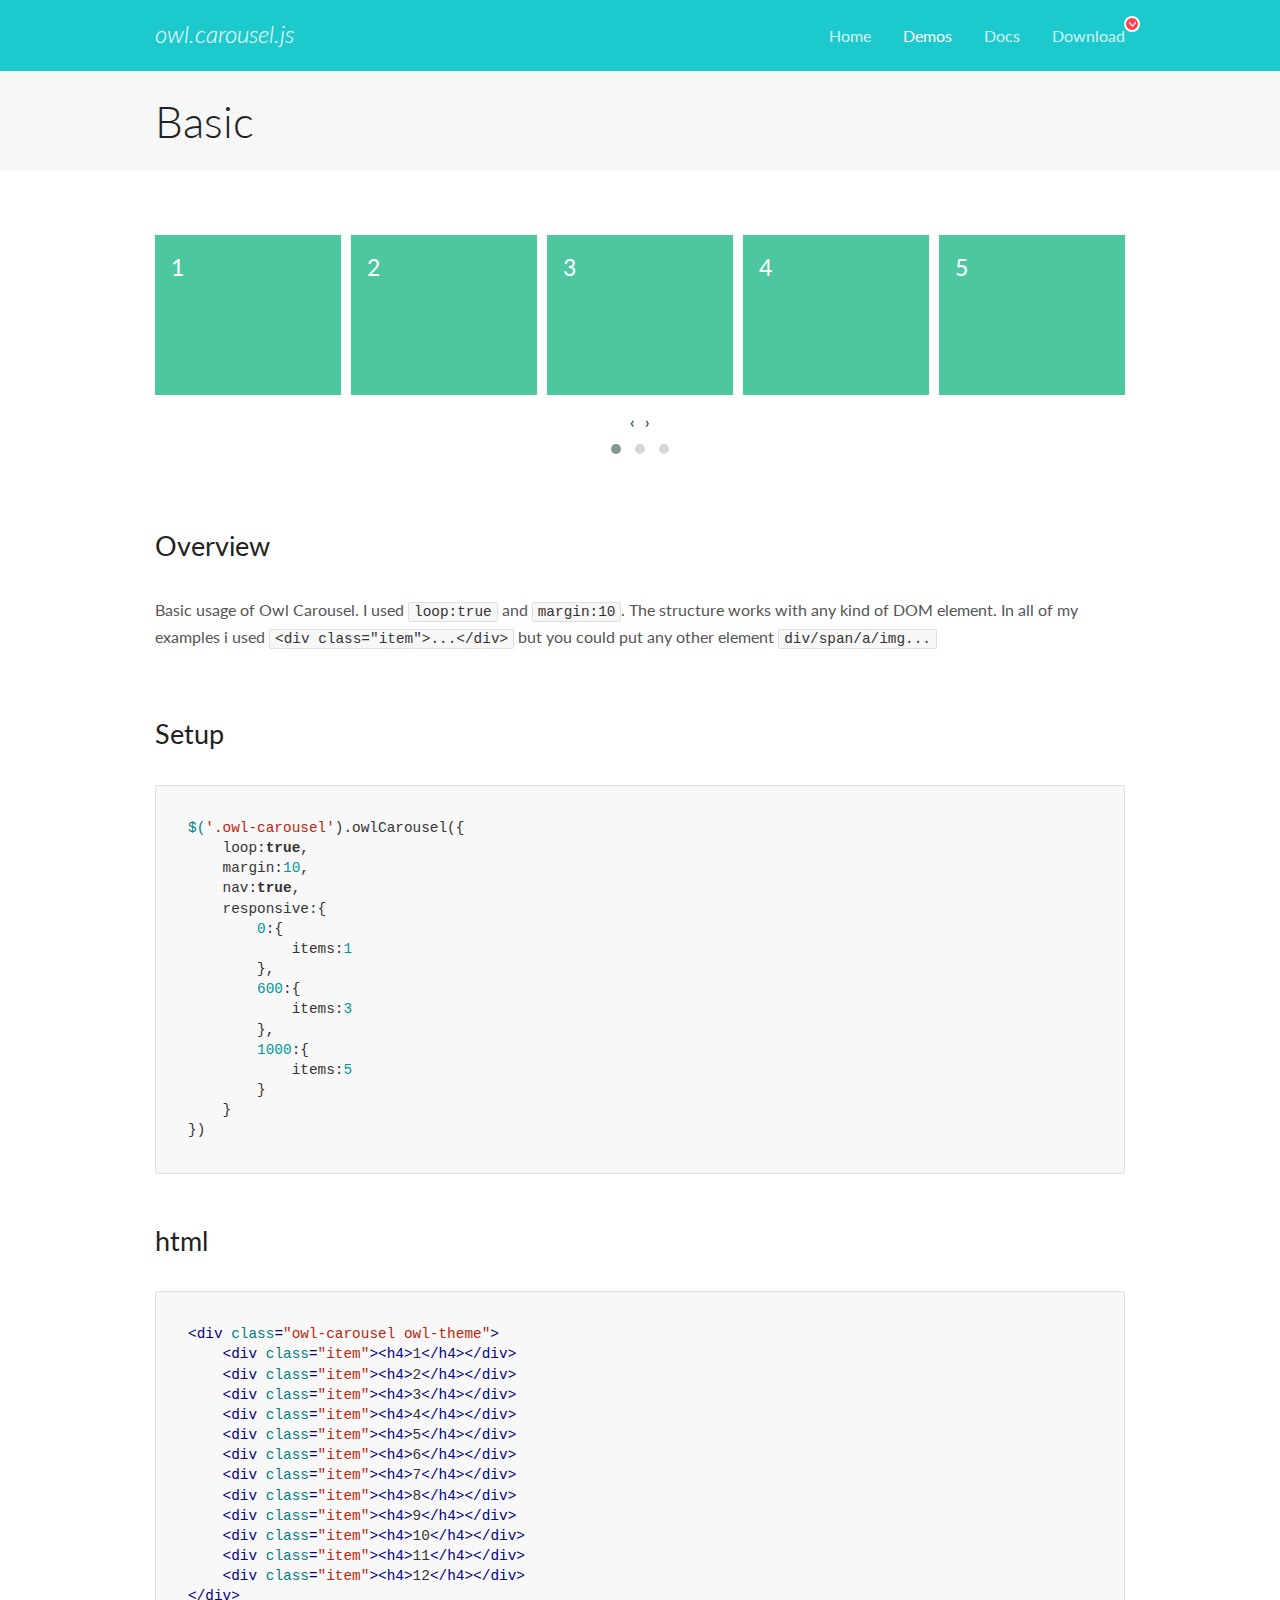
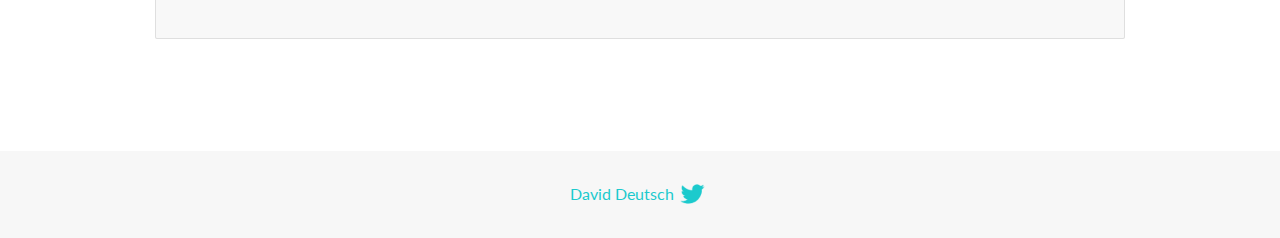
<file: owlcarousel/OwlCarousel2-2.3.4/docs/demos/basic.html>
<!DOCTYPE html>
<html lang="en">
  <head>

    <!-- head -->
    <meta charset="utf-8">
    <meta name="msapplication-tap-highlight" content="no" />
    <meta name="viewport" content="width=device-width, initial-scale=1.0" />
    <meta name="description" content="Basic usage demo">
    <meta name="author" content="David Deutsch">
    <title>
      Basic Demo | Owl Carousel | 2.3.4
    </title>

    <!-- Stylesheets -->
    <link href='https://fonts.googleapis.com/css?family=Lato:300,400,700,400italic,300italic' rel='stylesheet' type='text/css'>
    <link rel="stylesheet" href="../assets/css/docs.theme.min.css">

    <!-- Owl Stylesheets -->
    <link rel="stylesheet" href="../assets/owlcarousel/assets/owl.carousel.min.css">
    <link rel="stylesheet" href="../assets/owlcarousel/assets/owl.theme.default.min.css">

    <!-- HTML5 shim and Respond.js IE8 support of HTML5 elements and media queries -->

    <!--[if lt IE 9]>
      <script src="https://oss.maxcdn.com/libs/html5shiv/3.7.0/html5shiv.js"></script>
      <script src="https://oss.maxcdn.com/libs/respond.js/1.3.0/respond.min.js"></script>
    <![endif]-->

    <!-- Favicons -->
    <link rel="apple-touch-icon-precomposed" sizes="144x144" href="../assets/ico/apple-touch-icon-144-precomposed.png">
    <link rel="shortcut icon" href="../assets/ico/favicon.png">
    <link rel="shortcut icon" href="favicon.ico">

    <!-- Yeah i know js should not be in header. Its required for demos.-->

    <!-- javascript -->
    <script src="../assets/vendors/jquery.min.js"></script>
    <script src="../assets/owlcarousel/owl.carousel.js"></script>
  </head>
  <body>

    <!-- header -->
    <header class="header">
      <div class="row">
        <div class="large-12 columns">
          <div class="brand left">
            <h3>
              <a href="/OwlCarousel2/">owl.carousel.js</a> 
            </h3>
          </div>
          <a id="toggle-nav" class="right">
            <span></span> <span></span> <span></span> 
          </a> 
          <div class="nav-bar">
            <ul class="clearfix">
              <li> <a href="/OwlCarousel2/index.html">Home</a>  </li>
              <li class="active">
                <a href="/OwlCarousel2/demos/demos.html">Demos</a> 
              </li>
              <li> <a href="/OwlCarousel2/docs/started-welcome.html">Docs</a>  </li>
              <li>
                <a href="https://github.com/OwlCarousel2/OwlCarousel2/archive/2.3.4.zip">Download</a> 
                <span class="download"></span> 
              </li>
            </ul>
          </div>
        </div>
      </div>
    </header>

    <!-- title -->
    <section class="title">
      <div class="row">
        <div class="large-12 columns">
          <h1>Basic</h1>
        </div>
      </div>
    </section>

    <!--  Demos -->
    <section id="demos">
      <div class="row">
        <div class="large-12 columns">
          <div class="owl-carousel owl-theme">
            <div class="item">
              <h4>1</h4>
            </div>
            <div class="item">
              <h4>2</h4>
            </div>
            <div class="item">
              <h4>3</h4>
            </div>
            <div class="item">
              <h4>4</h4>
            </div>
            <div class="item">
              <h4>5</h4>
            </div>
            <div class="item">
              <h4>6</h4>
            </div>
            <div class="item">
              <h4>7</h4>
            </div>
            <div class="item">
              <h4>8</h4>
            </div>
            <div class="item">
              <h4>9</h4>
            </div>
            <div class="item">
              <h4>10</h4>
            </div>
            <div class="item">
              <h4>11</h4>
            </div>
            <div class="item">
              <h4>12</h4>
            </div>
          </div>
          <h3 id="overview">Overview</h3>
          <p>Basic usage of Owl Carousel. I used <code>loop:true</code> and <code>margin:10</code>. The structure works with any kind of DOM element. In all of my examples i used <code>&lt;div class=&quot;item&quot;&gt;...&lt;/div&gt;</code> but you could
            put any other element <code>div/span/a/img...</code></p>
          <h3 id="setup">Setup</h3>
          <pre><code>$(&#39;.owl-carousel&#39;).owlCarousel({
    loop:true,
    margin:10,
    nav:true,
    responsive:{
        0:{
            items:1
        },
        600:{
            items:3
        },
        1000:{
            items:5
        }
    }
})</code></pre>
          <h3 id="html">html</h3>
          <pre><code>&lt;div class=&quot;owl-carousel owl-theme&quot;&gt;
    &lt;div class=&quot;item&quot;&gt;&lt;h4&gt;1&lt;/h4&gt;&lt;/div&gt;
    &lt;div class=&quot;item&quot;&gt;&lt;h4&gt;2&lt;/h4&gt;&lt;/div&gt;
    &lt;div class=&quot;item&quot;&gt;&lt;h4&gt;3&lt;/h4&gt;&lt;/div&gt;
    &lt;div class=&quot;item&quot;&gt;&lt;h4&gt;4&lt;/h4&gt;&lt;/div&gt;
    &lt;div class=&quot;item&quot;&gt;&lt;h4&gt;5&lt;/h4&gt;&lt;/div&gt;
    &lt;div class=&quot;item&quot;&gt;&lt;h4&gt;6&lt;/h4&gt;&lt;/div&gt;
    &lt;div class=&quot;item&quot;&gt;&lt;h4&gt;7&lt;/h4&gt;&lt;/div&gt;
    &lt;div class=&quot;item&quot;&gt;&lt;h4&gt;8&lt;/h4&gt;&lt;/div&gt;
    &lt;div class=&quot;item&quot;&gt;&lt;h4&gt;9&lt;/h4&gt;&lt;/div&gt;
    &lt;div class=&quot;item&quot;&gt;&lt;h4&gt;10&lt;/h4&gt;&lt;/div&gt;
    &lt;div class=&quot;item&quot;&gt;&lt;h4&gt;11&lt;/h4&gt;&lt;/div&gt;
    &lt;div class=&quot;item&quot;&gt;&lt;h4&gt;12&lt;/h4&gt;&lt;/div&gt;
&lt;/div&gt;</code></pre>
          <script>
            $(document).ready(function() {
              var owl = $('.owl-carousel');
              owl.owlCarousel({
                margin: 10,
                nav: true,
                loop: true,
                responsive: {
                  0: {
                    items: 1
                  },
                  600: {
                    items: 3
                  },
                  1000: {
                    items: 5
                  }
                }
              })
            })
          </script>
        </div>
      </div>
    </section>

    <!-- footer -->
    <footer class="footer">
      <div class="row">
        <div class="large-12 columns">
          <h5>
            <a href="/OwlCarousel2/docs/support-contact.html">David Deutsch</a> 
            <a id="custom-tweet-button" href="https://twitter.com/share?url=https://github.com/OwlCarousel2/OwlCarousel2&text=Owl Carousel - This is so awesome! " target="_blank"></a> 
          </h5>
        </div>
      </div>
    </footer>

    <!-- vendors -->
    <script src="../assets/vendors/highlight.js"></script>
    <script src="../assets/js/app.js"></script>
  </body>
</html>
</file>
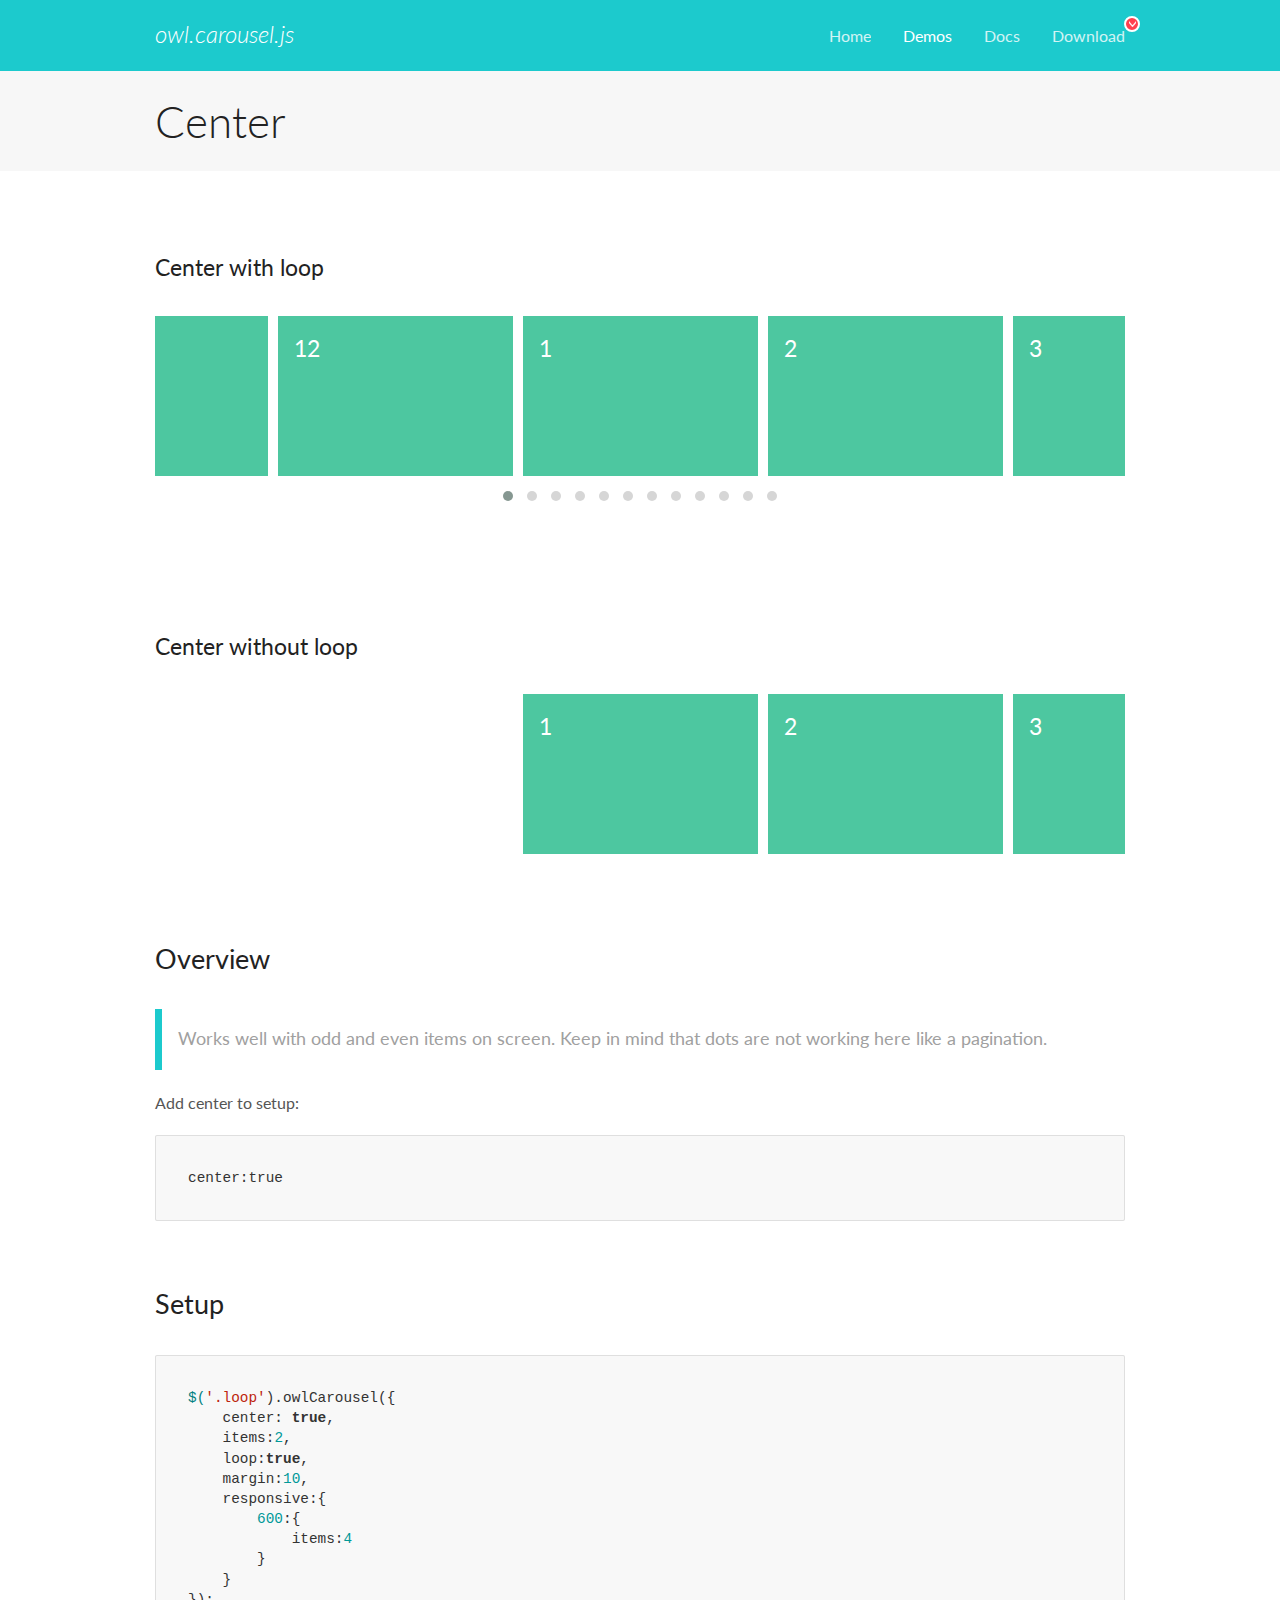
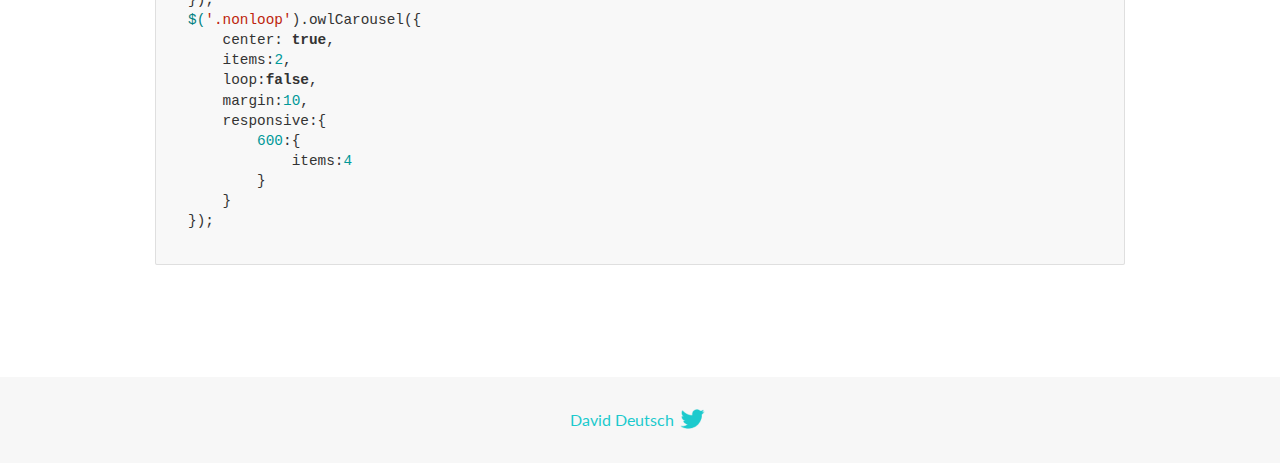
<file: owlcarousel/OwlCarousel2-2.3.4/docs/demos/center.html>
<!DOCTYPE html>
<html lang="en">
  <head>

    <!-- head -->
    <meta charset="utf-8">
    <meta name="msapplication-tap-highlight" content="no" />
    <meta name="viewport" content="width=device-width, initial-scale=1.0" />
    <meta name="description" content="Center carousel">
    <meta name="author" content="David Deutsch">
    <title>
      Center Demo | Owl Carousel | 2.3.4
    </title>

    <!-- Stylesheets -->
    <link href='https://fonts.googleapis.com/css?family=Lato:300,400,700,400italic,300italic' rel='stylesheet' type='text/css'>
    <link rel="stylesheet" href="../assets/css/docs.theme.min.css">

    <!-- Owl Stylesheets -->
    <link rel="stylesheet" href="../assets/owlcarousel/assets/owl.carousel.min.css">
    <link rel="stylesheet" href="../assets/owlcarousel/assets/owl.theme.default.min.css">

    <!-- HTML5 shim and Respond.js IE8 support of HTML5 elements and media queries -->

    <!--[if lt IE 9]>
      <script src="https://oss.maxcdn.com/libs/html5shiv/3.7.0/html5shiv.js"></script>
      <script src="https://oss.maxcdn.com/libs/respond.js/1.3.0/respond.min.js"></script>
    <![endif]-->

    <!-- Favicons -->
    <link rel="apple-touch-icon-precomposed" sizes="144x144" href="../assets/ico/apple-touch-icon-144-precomposed.png">
    <link rel="shortcut icon" href="../assets/ico/favicon.png">
    <link rel="shortcut icon" href="favicon.ico">

    <!-- Yeah i know js should not be in header. Its required for demos.-->

    <!-- javascript -->
    <script src="../assets/vendors/jquery.min.js"></script>
    <script src="../assets/owlcarousel/owl.carousel.js"></script>
  </head>
  <body>

    <!-- header -->
    <header class="header">
      <div class="row">
        <div class="large-12 columns">
          <div class="brand left">
            <h3>
              <a href="/OwlCarousel2/">owl.carousel.js</a> 
            </h3>
          </div>
          <a id="toggle-nav" class="right">
            <span></span> <span></span> <span></span> 
          </a> 
          <div class="nav-bar">
            <ul class="clearfix">
              <li> <a href="/OwlCarousel2/index.html">Home</a>  </li>
              <li class="active">
                <a href="/OwlCarousel2/demos/demos.html">Demos</a> 
              </li>
              <li> <a href="/OwlCarousel2/docs/started-welcome.html">Docs</a>  </li>
              <li>
                <a href="https://github.com/OwlCarousel2/OwlCarousel2/archive/2.3.4.zip">Download</a> 
                <span class="download"></span> 
              </li>
            </ul>
          </div>
        </div>
      </div>
    </header>

    <!-- title -->
    <section class="title">
      <div class="row">
        <div class="large-12 columns">
          <h1>Center</h1>
        </div>
      </div>
    </section>

    <!--  Demos -->
    <section id="demos">
      <div class="row">
        <div class="large-12 columns">
          <h4 id="center-with-loop">Center with loop</h4>
          <div class="loop owl-carousel owl-theme">
            <div class="item">
              <h4>1</h4>
            </div>
            <div class="item">
              <h4>2</h4>
            </div>
            <div class="item">
              <h4>3</h4>
            </div>
            <div class="item">
              <h4>4</h4>
            </div>
            <div class="item">
              <h4>5</h4>
            </div>
            <div class="item">
              <h4>6</h4>
            </div>
            <div class="item">
              <h4>7</h4>
            </div>
            <div class="item">
              <h4>8</h4>
            </div>
            <div class="item">
              <h4>9</h4>
            </div>
            <div class="item">
              <h4>10</h4>
            </div>
            <div class="item">
              <h4>11</h4>
            </div>
            <div class="item">
              <h4>12</h4>
            </div>
          </div>
          <br>
          <h4 id="center-without-loop">Center without loop</h4>
          <div class="nonloop owl-carousel">
            <div class="item">
              <h4>1</h4>
            </div>
            <div class="item">
              <h4>2</h4>
            </div>
            <div class="item">
              <h4>3</h4>
            </div>
            <div class="item">
              <h4>4</h4>
            </div>
            <div class="item">
              <h4>5</h4>
            </div>
            <div class="item">
              <h4>6</h4>
            </div>
            <div class="item">
              <h4>7</h4>
            </div>
            <div class="item">
              <h4>8</h4>
            </div>
            <div class="item">
              <h4>9</h4>
            </div>
            <div class="item">
              <h4>10</h4>
            </div>
            <div class="item">
              <h4>11</h4>
            </div>
            <div class="item">
              <h4>12</h4>
            </div>
          </div>
          <h3 id="overview">Overview</h3>
          <blockquote>
            <p>Works well with odd and even items on screen. Keep in mind that dots are not working here like a pagination.</p>
          </blockquote>
          <p>Add center to setup:</p>
          <pre><code>center:true</code></pre>
          <h3 id="setup">Setup</h3>
          <pre><code>$(&#39;.loop&#39;).owlCarousel({
    center: true,
    items:2,
    loop:true,
    margin:10,
    responsive:{
        600:{
            items:4
        }
    }
});
$(&#39;.nonloop&#39;).owlCarousel({
    center: true,
    items:2,
    loop:false,
    margin:10,
    responsive:{
        600:{
            items:4
        }
    }
});</code></pre>
          <script>
            jQuery(document).ready(function($) {
              $('.loop').owlCarousel({
                center: true,
                items: 2,
                loop: true,
                margin: 10,
                responsive: {
                  600: {
                    items: 4
                  }
                }
              });
              $('.nonloop').owlCarousel({
                center: true,
                items: 2,
                loop: false,
                margin: 10,
                responsive: {
                  600: {
                    items: 4
                  }
                }
              });
            });
          </script>
        </div>
      </div>
    </section>

    <!-- footer -->
    <footer class="footer">
      <div class="row">
        <div class="large-12 columns">
          <h5>
            <a href="/OwlCarousel2/docs/support-contact.html">David Deutsch</a> 
            <a id="custom-tweet-button" href="https://twitter.com/share?url=https://github.com/OwlCarousel2/OwlCarousel2&text=Owl Carousel - This is so awesome! " target="_blank"></a> 
          </h5>
        </div>
      </div>
    </footer>

    <!-- vendors -->
    <script src="../assets/vendors/highlight.js"></script>
    <script src="../assets/js/app.js"></script>
  </body>
</html>
</file>
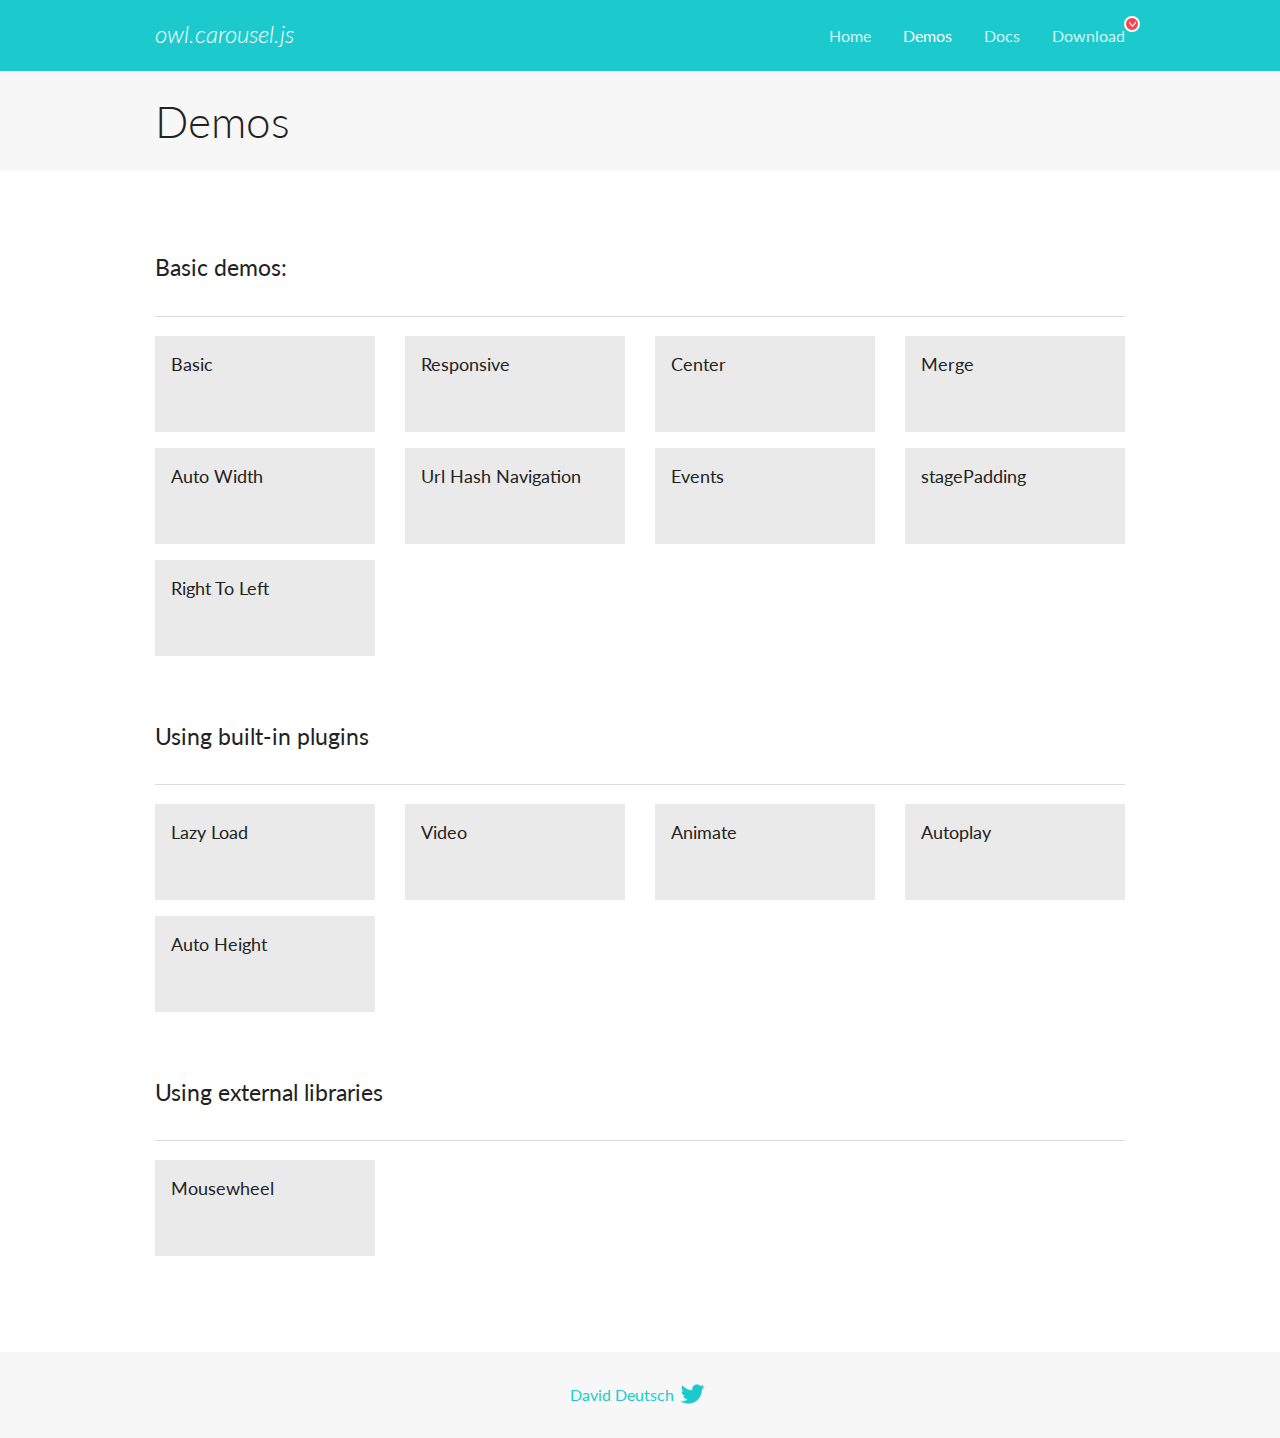
<file: owlcarousel/OwlCarousel2-2.3.4/docs/demos/demos.html>
<!DOCTYPE html>
<html lang="en">
  <head>

    <!-- head -->
    <meta charset="utf-8">
    <meta name="msapplication-tap-highlight" content="no" />
    <meta name="viewport" content="width=device-width, initial-scale=1.0" />
    <meta name="description" content="A list of Owl Carousel examples.">
    <meta name="author" content="David Deutsch">
    <title>
      Demos | Owl Carousel | 2.3.4
    </title>

    <!-- Stylesheets -->
    <link href='https://fonts.googleapis.com/css?family=Lato:300,400,700,400italic,300italic' rel='stylesheet' type='text/css'>
    <link rel="stylesheet" href="../assets/css/docs.theme.min.css">

    <!-- Owl Stylesheets -->
    <link rel="stylesheet" href="../assets/owlcarousel/assets/owl.carousel.min.css">
    <link rel="stylesheet" href="../assets/owlcarousel/assets/owl.theme.default.min.css">

    <!-- HTML5 shim and Respond.js IE8 support of HTML5 elements and media queries -->

    <!--[if lt IE 9]>
      <script src="https://oss.maxcdn.com/libs/html5shiv/3.7.0/html5shiv.js"></script>
      <script src="https://oss.maxcdn.com/libs/respond.js/1.3.0/respond.min.js"></script>
    <![endif]-->

    <!-- Favicons -->
    <link rel="apple-touch-icon-precomposed" sizes="144x144" href="../assets/ico/apple-touch-icon-144-precomposed.png">
    <link rel="shortcut icon" href="../assets/ico/favicon.png">
    <link rel="shortcut icon" href="favicon.ico">

    <!-- Yeah i know js should not be in header. Its required for demos.-->

    <!-- javascript -->
    <script src="../assets/vendors/jquery.min.js"></script>
    <script src="../assets/owlcarousel/owl.carousel.js"></script>
  </head>
  <body>

    <!-- header -->
    <header class="header">
      <div class="row">
        <div class="large-12 columns">
          <div class="brand left">
            <h3>
              <a href="/OwlCarousel2/">owl.carousel.js</a> 
            </h3>
          </div>
          <a id="toggle-nav" class="right">
            <span></span> <span></span> <span></span> 
          </a> 
          <div class="nav-bar">
            <ul class="clearfix">
              <li> <a href="/OwlCarousel2/index.html">Home</a>  </li>
              <li class="active">
                <a href="/OwlCarousel2/demos/demos.html">Demos</a> 
              </li>
              <li> <a href="/OwlCarousel2/docs/started-welcome.html">Docs</a>  </li>
              <li>
                <a href="https://github.com/OwlCarousel2/OwlCarousel2/archive/2.3.4.zip">Download</a> 
                <span class="download"></span> 
              </li>
            </ul>
          </div>
        </div>
      </div>
    </header>

    <!-- title -->
    <section class="title">
      <div class="row">
        <div class="large-12 columns">
          <h1>Demos</h1>
        </div>
      </div>
    </section>

    <!--  Demos -->
    <section id="demos">
      <div class="row">
        <div class="large-12 columns">
          <h4 id="basic-demos-">Basic demos:</h4>
          <hr>
          <div class="demo-list">
            <div class="row">
              <div class="small-6 medium-4 large-3 columns">
                <a href="basic.html" class="demo-block">
                  <h5>Basic </h5>
                </a> 
              </div>
              <div class="small-6 medium-4 large-3 columns">
                <a href="responsive.html" class="demo-block">
                  <h5>Responsive </h5>
                </a> 
              </div>
              <div class="small-6 medium-4 large-3 columns">
                <a href="center.html" class="demo-block">
                  <h5>Center </h5>
                </a> 
              </div>
              <div class="small-6 medium-4 large-3 columns">
                <a href="merge.html" class="demo-block">
                  <h5>Merge </h5>
                </a> 
              </div>
              <div class="small-6 medium-4 large-3 columns">
                <a href="autowidth.html" class="demo-block">
                  <h5>Auto Width </h5>
                </a> 
              </div>
              <div class="small-6 medium-4 large-3 columns">
                <a href="urlhashnav.html" class="demo-block">
                  <h5>Url Hash Navigation </h5>
                </a> 
              </div>
              <div class="small-6 medium-4 large-3 columns">
                <a href="events.html" class="demo-block">
                  <h5>Events </h5>
                </a> 
              </div>
              <div class="small-6 medium-4 large-3 columns">
                <a href="stagepadding.html" class="demo-block">
                  <h5>stagePadding </h5>
                </a> 
              </div>
              <div class="small-6 medium-4 large-3 columns">
                <a href="rtl.html" class="demo-block">
                  <h5>Right To Left </h5>
                </a> 
              </div>
            </div>
          </div>
          <h4 id="using-built-in-plugins">Using built-in plugins</h4>
          <hr>
          <div class="demo-list">
            <div class="row">
              <div class="small-6 medium-4 large-3 columns">
                <a href="lazyLoad.html" class="demo-block">
                  <h5>Lazy Load </h5>
                </a> 
              </div>
              <div class="small-6 medium-4 large-3 columns">
                <a href="video.html" class="demo-block">
                  <h5>Video </h5>
                </a> 
              </div>
              <div class="small-6 medium-4 large-3 columns">
                <a href="animate.html" class="demo-block">
                  <h5>Animate </h5>
                </a> 
              </div>
              <div class="small-6 medium-4 large-3 columns">
                <a href="autoplay.html" class="demo-block">
                  <h5>Autoplay </h5>
                </a> 
              </div>
              <div class="small-6 medium-4 large-3 columns">
                <a href="autoheight.html" class="demo-block">
                  <h5>Auto Height </h5>
                </a> 
              </div>
            </div>
          </div>
          <h4 id="using-external-libraries">Using external libraries</h4>
          <hr>
          <div class="demo-list">
            <div class="row">
              <div class="small-6 medium-4 large-3 columns">
                <a href="mousewheel.html" class="demo-block">
                  <h5>Mousewheel </h5>
                </a> 
              </div>
            </div>
          </div>
        </div>
      </div>
    </section>

    <!-- footer -->
    <footer class="footer">
      <div class="row">
        <div class="large-12 columns">
          <h5>
            <a href="/OwlCarousel2/docs/support-contact.html">David Deutsch</a> 
            <a id="custom-tweet-button" href="https://twitter.com/share?url=https://github.com/OwlCarousel2/OwlCarousel2&text=Owl Carousel - This is so awesome! " target="_blank"></a> 
          </h5>
        </div>
      </div>
    </footer>

    <!-- vendors -->
    <script src="../assets/vendors/highlight.js"></script>
    <script src="../assets/js/app.js"></script>
  </body>
</html>
</file>
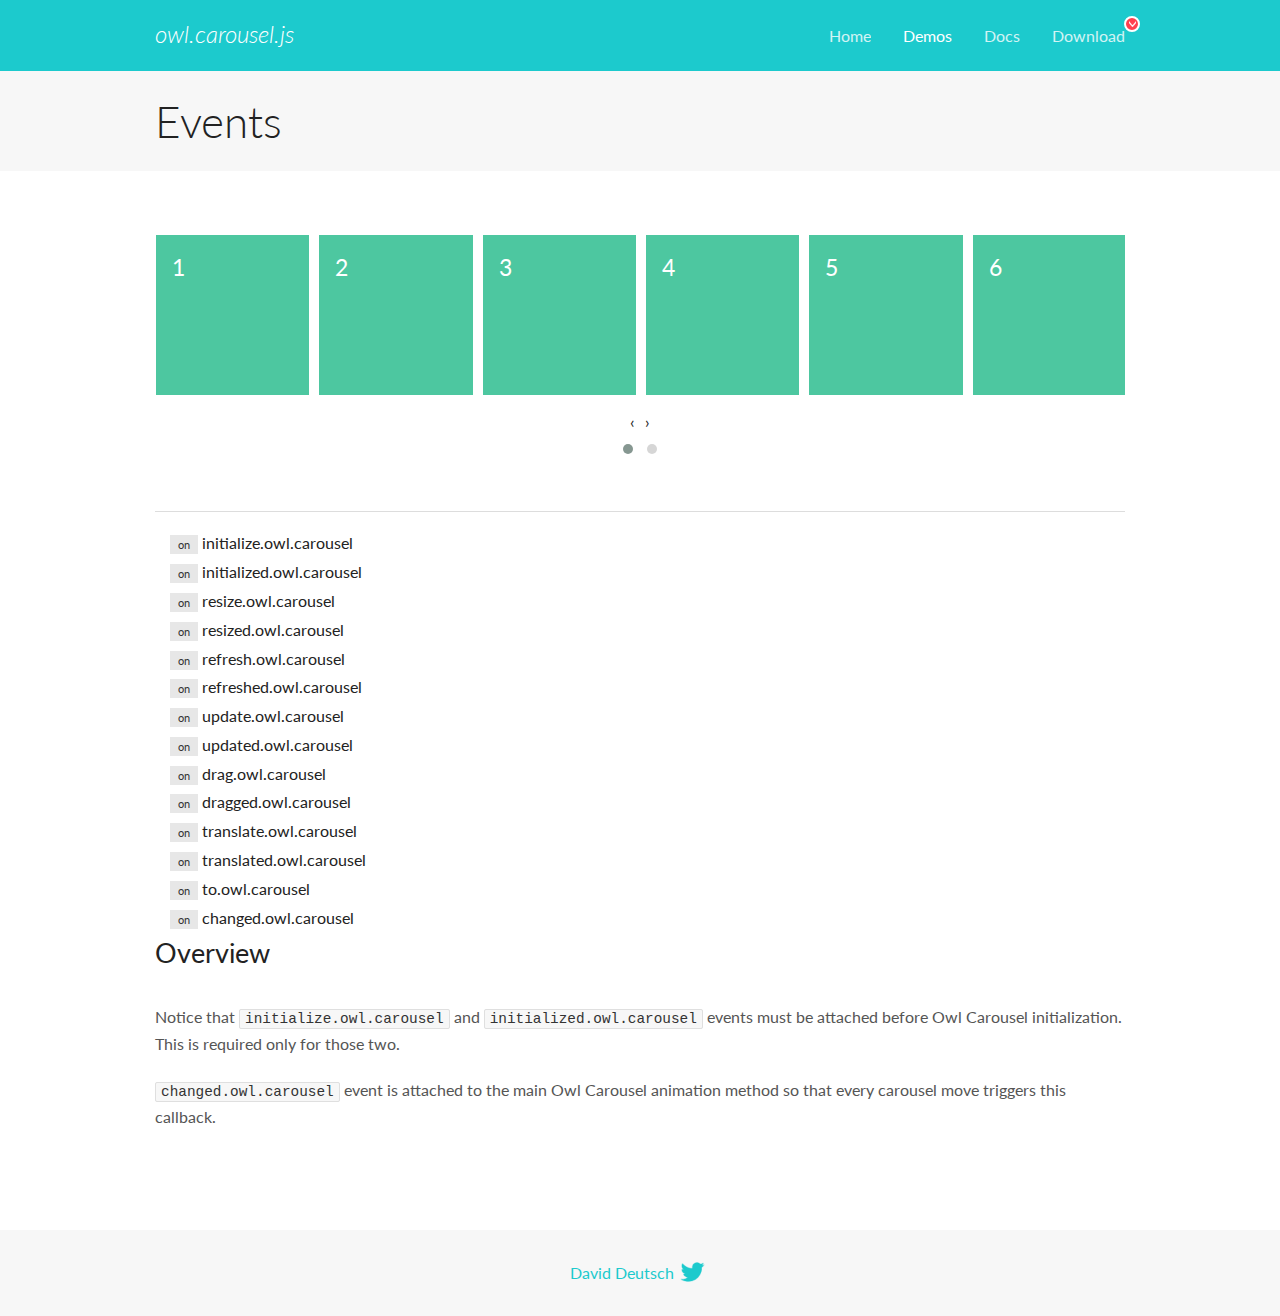
<file: owlcarousel/OwlCarousel2-2.3.4/docs/demos/events.html>
<!DOCTYPE html>
<html lang="en">
  <head>

    <!-- head -->
    <meta charset="utf-8">
    <meta name="msapplication-tap-highlight" content="no" />
    <meta name="viewport" content="width=device-width, initial-scale=1.0" />
    <meta name="description" content="Events usage demo">
    <meta name="author" content="David Deutsch">
    <title>
      Events Demo | Owl Carousel | 2.3.4
    </title>

    <!-- Stylesheets -->
    <link href='https://fonts.googleapis.com/css?family=Lato:300,400,700,400italic,300italic' rel='stylesheet' type='text/css'>
    <link rel="stylesheet" href="../assets/css/docs.theme.min.css">

    <!-- Owl Stylesheets -->
    <link rel="stylesheet" href="../assets/owlcarousel/assets/owl.carousel.min.css">
    <link rel="stylesheet" href="../assets/owlcarousel/assets/owl.theme.default.min.css">

    <!-- HTML5 shim and Respond.js IE8 support of HTML5 elements and media queries -->

    <!--[if lt IE 9]>
      <script src="https://oss.maxcdn.com/libs/html5shiv/3.7.0/html5shiv.js"></script>
      <script src="https://oss.maxcdn.com/libs/respond.js/1.3.0/respond.min.js"></script>
    <![endif]-->

    <!-- Favicons -->
    <link rel="apple-touch-icon-precomposed" sizes="144x144" href="../assets/ico/apple-touch-icon-144-precomposed.png">
    <link rel="shortcut icon" href="../assets/ico/favicon.png">
    <link rel="shortcut icon" href="favicon.ico">

    <!-- Yeah i know js should not be in header. Its required for demos.-->

    <!-- javascript -->
    <script src="../assets/vendors/jquery.min.js"></script>
    <script src="../assets/owlcarousel/owl.carousel.js"></script>
  </head>
  <body>

    <!-- header -->
    <header class="header">
      <div class="row">
        <div class="large-12 columns">
          <div class="brand left">
            <h3>
              <a href="/OwlCarousel2/">owl.carousel.js</a> 
            </h3>
          </div>
          <a id="toggle-nav" class="right">
            <span></span> <span></span> <span></span> 
          </a> 
          <div class="nav-bar">
            <ul class="clearfix">
              <li> <a href="/OwlCarousel2/index.html">Home</a>  </li>
              <li class="active">
                <a href="/OwlCarousel2/demos/demos.html">Demos</a> 
              </li>
              <li> <a href="/OwlCarousel2/docs/started-welcome.html">Docs</a>  </li>
              <li>
                <a href="https://github.com/OwlCarousel2/OwlCarousel2/archive/2.3.4.zip">Download</a> 
                <span class="download"></span> 
              </li>
            </ul>
          </div>
        </div>
      </div>
    </header>

    <!-- title -->
    <section class="title">
      <div class="row">
        <div class="large-12 columns">
          <h1>Events</h1>
        </div>
      </div>
    </section>

    <!--  Demos -->
    <section id="demos">
      <div class="row">
        <div class="large-12 columns">
          <div class="owl-carousel owl-theme">
            <div class="item">
              <h4>1</h4>
            </div>
            <div class="item">
              <h4>2</h4>
            </div>
            <div class="item">
              <h4>3</h4>
            </div>
            <div class="item">
              <h4>4</h4>
            </div>
            <div class="item">
              <h4>5</h4>
            </div>
            <div class="item">
              <h4>6</h4>
            </div>
            <div class="item">
              <h4>7</h4>
            </div>
            <div class="item">
              <h4>8</h4>
            </div>
            <div class="item">
              <h4>9</h4>
            </div>
            <div class="item">
              <h4>10</h4>
            </div>
            <div class="item">
              <h4>11</h4>
            </div>
            <div class="item">
              <h4>12</h4>
            </div>
          </div>
          <hr>
          <div class="large-12 columns callbacks">
            <div><span class="label secondary initialize">on</span>  initialize.owl.carousel </div>
            <div><span class="label secondary initialized">on</span>  initialized.owl.carousel </div>
            <div><span class="label secondary resize">on</span>  resize.owl.carousel </div>
            <div><span class="label secondary resized">on</span>  resized.owl.carousel </div>
            <div><span class="label secondary refresh">on</span>  refresh.owl.carousel </div>
            <div><span class="label secondary refreshed">on</span>  refreshed.owl.carousel </div>
            <div><span class="label secondary update">on</span>  update.owl.carousel </div>
            <div><span class="label secondary updated">on</span>  updated.owl.carousel </div>
            <div><span class="label secondary drag">on</span>  drag.owl.carousel </div>
            <div><span class="label secondary dragged">on</span>  dragged.owl.carousel </div>
            <div><span class="label secondary translate">on</span>  translate.owl.carousel </div>
            <div><span class="label secondary translated">on</span>  translated.owl.carousel </div>
            <div><span class="label secondary to">on</span>  to.owl.carousel </div>
            <div><span class="label secondary changed">on</span>  changed.owl.carousel </div>
          </div>
          <h3 id="overview">Overview</h3>
          <p>Notice that <code>initialize.owl.carousel</code> and <code>initialized.owl.carousel</code> events must be attached before Owl Carousel initialization. This is required only for those two.</p>
          <p><code>changed.owl.carousel</code> event is attached to the main Owl Carousel animation method so that every carousel move triggers this callback.</p>
          <script>
            jQuery(document).ready(function($) {
              var owl = $('.owl-carousel');
              owl.on('initialize.owl.carousel initialized.owl.carousel ' +
                'initialize.owl.carousel initialize.owl.carousel ' +
                'resize.owl.carousel resized.owl.carousel ' +
                'refresh.owl.carousel refreshed.owl.carousel ' +
                'update.owl.carousel updated.owl.carousel ' +
                'drag.owl.carousel dragged.owl.carousel ' +
                'translate.owl.carousel translated.owl.carousel ' +
                'to.owl.carousel changed.owl.carousel',
                function(e) {
                  $('.' + e.type)
                    .removeClass('secondary')
                    .addClass('success');
                  window.setTimeout(function() {
                    $('.' + e.type)
                      .removeClass('success')
                      .addClass('secondary');
                  }, 500);
                });
              owl.owlCarousel({
                loop: true,
                nav: true,
                lazyLoad: true,
                margin: 10,
                video: true,
                responsive: {
                  0: {
                    items: 1
                  },
                  600: {
                    items: 3
                  },
                  960: {
                    items: 5,
                  },
                  1200: {
                    items: 6
                  }
                }
              });
            });
          </script>
        </div>
      </div>
    </section>

    <!-- footer -->
    <footer class="footer">
      <div class="row">
        <div class="large-12 columns">
          <h5>
            <a href="/OwlCarousel2/docs/support-contact.html">David Deutsch</a> 
            <a id="custom-tweet-button" href="https://twitter.com/share?url=https://github.com/OwlCarousel2/OwlCarousel2&text=Owl Carousel - This is so awesome! " target="_blank"></a> 
          </h5>
        </div>
      </div>
    </footer>

    <!-- vendors -->
    <script src="../assets/vendors/highlight.js"></script>
    <script src="../assets/js/app.js"></script>
  </body>
</html>
</file>
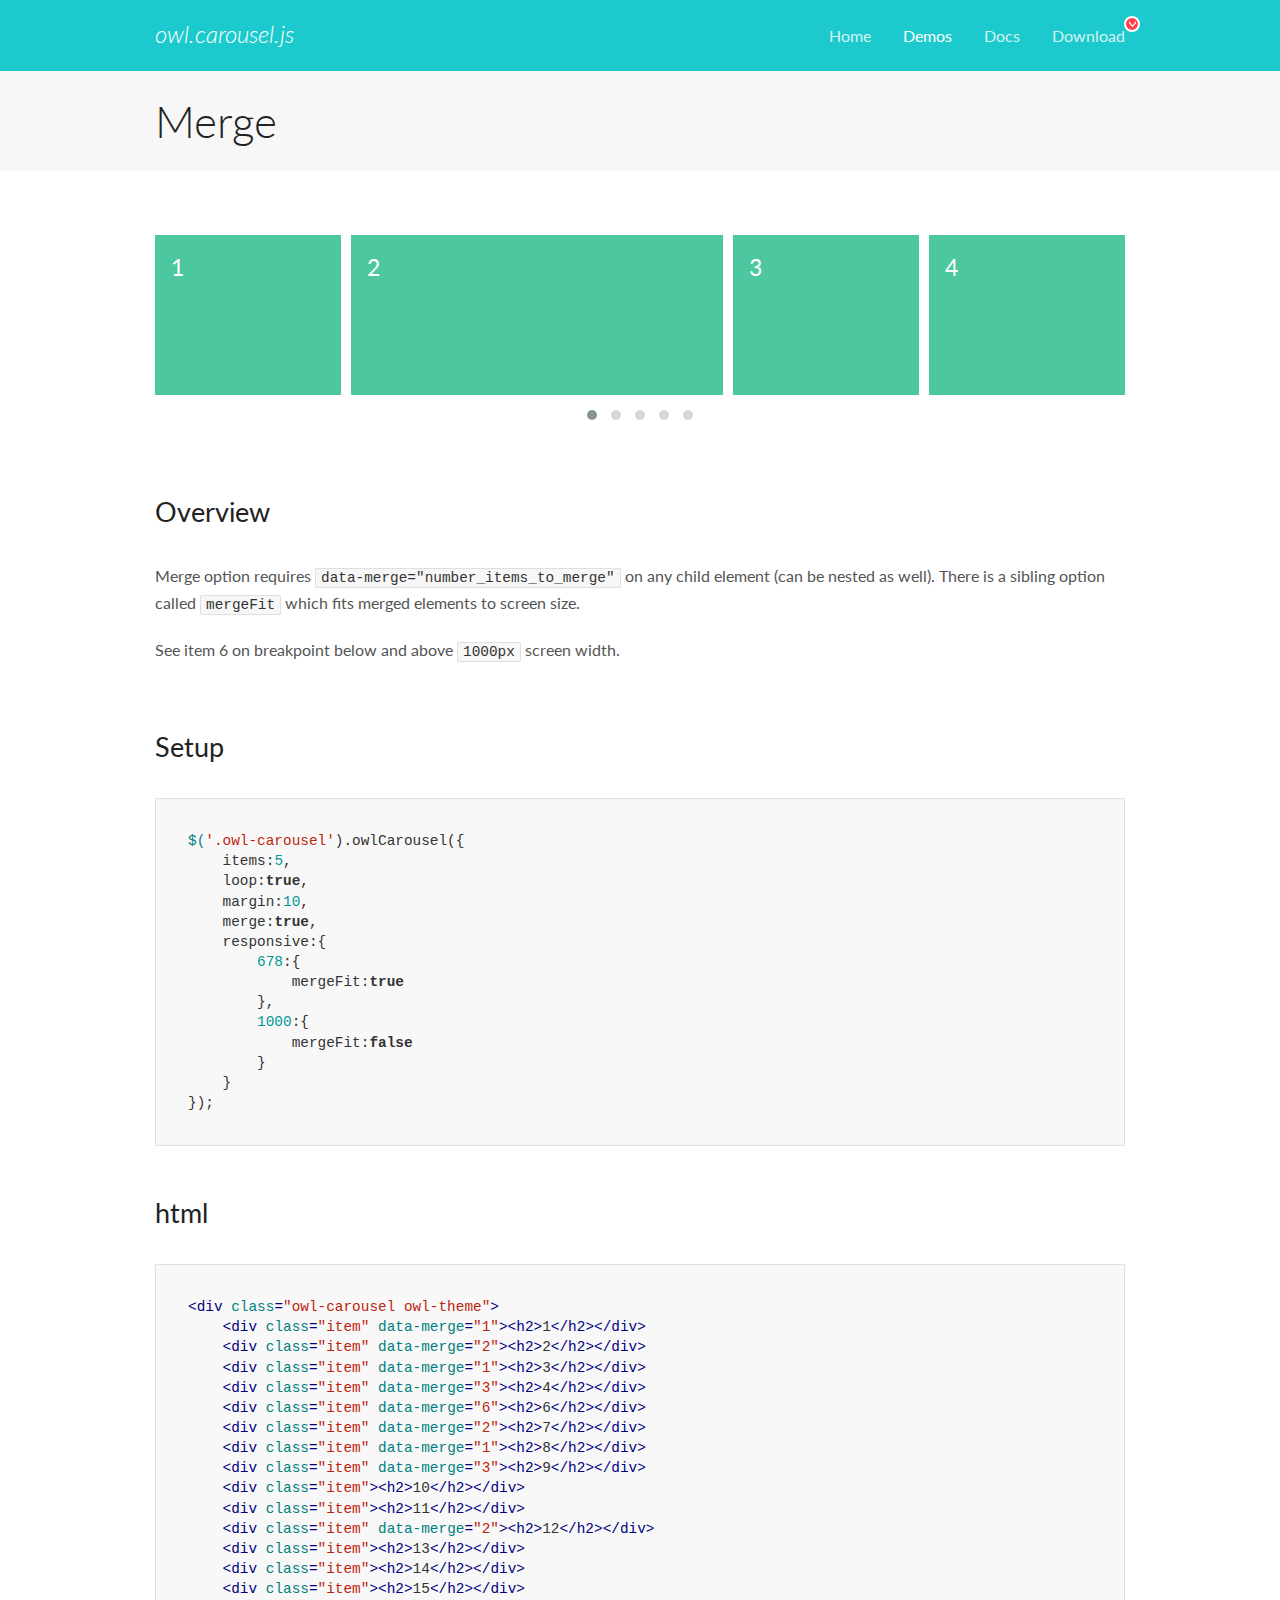
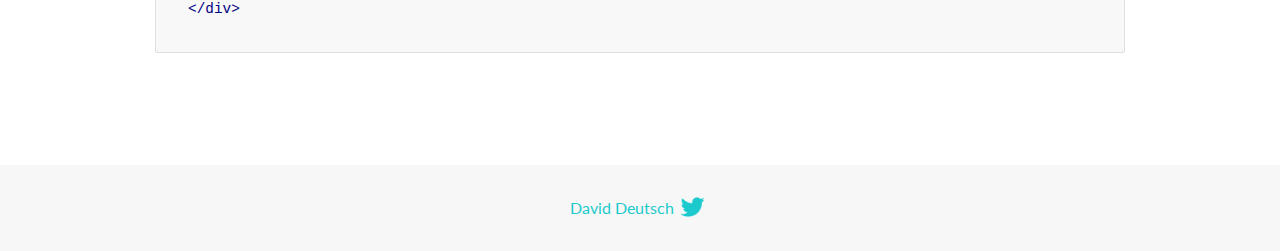
<file: owlcarousel/OwlCarousel2-2.3.4/docs/demos/merge.html>
<!DOCTYPE html>
<html lang="en">
  <head>

    <!-- head -->
    <meta charset="utf-8">
    <meta name="msapplication-tap-highlight" content="no" />
    <meta name="viewport" content="width=device-width, initial-scale=1.0" />
    <meta name="description" content="Merge Items">
    <meta name="author" content="David Deutsch">
    <title>
      Merge Demo | Owl Carousel | 2.3.4
    </title>

    <!-- Stylesheets -->
    <link href='https://fonts.googleapis.com/css?family=Lato:300,400,700,400italic,300italic' rel='stylesheet' type='text/css'>
    <link rel="stylesheet" href="../assets/css/docs.theme.min.css">

    <!-- Owl Stylesheets -->
    <link rel="stylesheet" href="../assets/owlcarousel/assets/owl.carousel.min.css">
    <link rel="stylesheet" href="../assets/owlcarousel/assets/owl.theme.default.min.css">

    <!-- HTML5 shim and Respond.js IE8 support of HTML5 elements and media queries -->

    <!--[if lt IE 9]>
      <script src="https://oss.maxcdn.com/libs/html5shiv/3.7.0/html5shiv.js"></script>
      <script src="https://oss.maxcdn.com/libs/respond.js/1.3.0/respond.min.js"></script>
    <![endif]-->

    <!-- Favicons -->
    <link rel="apple-touch-icon-precomposed" sizes="144x144" href="../assets/ico/apple-touch-icon-144-precomposed.png">
    <link rel="shortcut icon" href="../assets/ico/favicon.png">
    <link rel="shortcut icon" href="favicon.ico">

    <!-- Yeah i know js should not be in header. Its required for demos.-->

    <!-- javascript -->
    <script src="../assets/vendors/jquery.min.js"></script>
    <script src="../assets/owlcarousel/owl.carousel.js"></script>
  </head>
  <body>

    <!-- header -->
    <header class="header">
      <div class="row">
        <div class="large-12 columns">
          <div class="brand left">
            <h3>
              <a href="/OwlCarousel2/">owl.carousel.js</a> 
            </h3>
          </div>
          <a id="toggle-nav" class="right">
            <span></span> <span></span> <span></span> 
          </a> 
          <div class="nav-bar">
            <ul class="clearfix">
              <li> <a href="/OwlCarousel2/index.html">Home</a>  </li>
              <li class="active">
                <a href="/OwlCarousel2/demos/demos.html">Demos</a> 
              </li>
              <li> <a href="/OwlCarousel2/docs/started-welcome.html">Docs</a>  </li>
              <li>
                <a href="https://github.com/OwlCarousel2/OwlCarousel2/archive/2.3.4.zip">Download</a> 
                <span class="download"></span> 
              </li>
            </ul>
          </div>
        </div>
      </div>
    </header>

    <!-- title -->
    <section class="title">
      <div class="row">
        <div class="large-12 columns">
          <h1>Merge</h1>
        </div>
      </div>
    </section>

    <!--  Demos -->
    <section id="demos">
      <div class="row">
        <div class="large-12 columns">
          <div class="owl-carousel owl-theme">
            <div class="item" data-merge="1">
              <h4>1</h4>
            </div>
            <div class="item" data-merge="2">
              <h4>2</h4>
            </div>
            <div class="item" data-merge="1">
              <h4>3</h4>
            </div>
            <div class="item" data-merge="3">
              <h4>4</h4>
            </div>
            <div class="item" data-merge="6">
              <h4>6</h4>
            </div>
            <div class="item" data-merge="2">
              <h4>7</h4>
            </div>
            <div class="item" data-merge="1">
              <h4>8</h4>
            </div>
            <div class="item" data-merge="3">
              <h4>9</h4>
            </div>
            <div class="item">
              <h4>10</h4>
            </div>
            <div class="item">
              <h4>11</h4>
            </div>
            <div class="item" data-merge="2">
              <h4>12</h4>
            </div>
            <div class="item">
              <h4>13</h4>
            </div>
            <div class="item">
              <h4>14</h4>
            </div>
            <div class="item">
              <h4>15</h4>
            </div>
          </div>
          <h3 id="overview">Overview</h3>
          <p>Merge option requires <code>data-merge=&quot;number_items_to_merge&quot;</code> on any child element (can be nested as well). There is a sibling option called <code>mergeFit</code> which fits merged elements to screen size. </p>
          <p>See item 6 on breakpoint below and above <code>1000px</code> screen width.</p>
          <h3 id="setup">Setup</h3>
          <pre><code>$(&#39;.owl-carousel&#39;).owlCarousel({
    items:5,
    loop:true,
    margin:10,
    merge:true,
    responsive:{
        678:{
            mergeFit:true
        },
        1000:{
            mergeFit:false
        }
    }
});</code></pre>
          <h3 id="html">html</h3>
          <pre><code>&lt;div class=&quot;owl-carousel owl-theme&quot;&gt;
    &lt;div class=&quot;item&quot; data-merge=&quot;1&quot;&gt;&lt;h2&gt;1&lt;/h2&gt;&lt;/div&gt;
    &lt;div class=&quot;item&quot; data-merge=&quot;2&quot;&gt;&lt;h2&gt;2&lt;/h2&gt;&lt;/div&gt;
    &lt;div class=&quot;item&quot; data-merge=&quot;1&quot;&gt;&lt;h2&gt;3&lt;/h2&gt;&lt;/div&gt;
    &lt;div class=&quot;item&quot; data-merge=&quot;3&quot;&gt;&lt;h2&gt;4&lt;/h2&gt;&lt;/div&gt;
    &lt;div class=&quot;item&quot; data-merge=&quot;6&quot;&gt;&lt;h2&gt;6&lt;/h2&gt;&lt;/div&gt;
    &lt;div class=&quot;item&quot; data-merge=&quot;2&quot;&gt;&lt;h2&gt;7&lt;/h2&gt;&lt;/div&gt;
    &lt;div class=&quot;item&quot; data-merge=&quot;1&quot;&gt;&lt;h2&gt;8&lt;/h2&gt;&lt;/div&gt;
    &lt;div class=&quot;item&quot; data-merge=&quot;3&quot;&gt;&lt;h2&gt;9&lt;/h2&gt;&lt;/div&gt;
    &lt;div class=&quot;item&quot;&gt;&lt;h2&gt;10&lt;/h2&gt;&lt;/div&gt;
    &lt;div class=&quot;item&quot;&gt;&lt;h2&gt;11&lt;/h2&gt;&lt;/div&gt;
    &lt;div class=&quot;item&quot; data-merge=&quot;2&quot;&gt;&lt;h2&gt;12&lt;/h2&gt;&lt;/div&gt;
    &lt;div class=&quot;item&quot;&gt;&lt;h2&gt;13&lt;/h2&gt;&lt;/div&gt;
    &lt;div class=&quot;item&quot;&gt;&lt;h2&gt;14&lt;/h2&gt;&lt;/div&gt;
    &lt;div class=&quot;item&quot;&gt;&lt;h2&gt;15&lt;/h2&gt;&lt;/div&gt;
&lt;/div&gt;</code></pre>
          <script>
            $(document).ready(function() {
              $('.owl-carousel').owlCarousel({
                items: 5,
                loop: true,
                margin: 10,
                merge: true,
                responsive: {
                  678: {
                    mergeFit: true
                  },
                  1000: {
                    mergeFit: false
                  }
                }
              });
            })
          </script>
        </div>
      </div>
    </section>

    <!-- footer -->
    <footer class="footer">
      <div class="row">
        <div class="large-12 columns">
          <h5>
            <a href="/OwlCarousel2/docs/support-contact.html">David Deutsch</a> 
            <a id="custom-tweet-button" href="https://twitter.com/share?url=https://github.com/OwlCarousel2/OwlCarousel2&text=Owl Carousel - This is so awesome! " target="_blank"></a> 
          </h5>
        </div>
      </div>
    </footer>

    <!-- vendors -->
    <script src="../assets/vendors/highlight.js"></script>
    <script src="../assets/js/app.js"></script>
  </body>
</html>
</file>
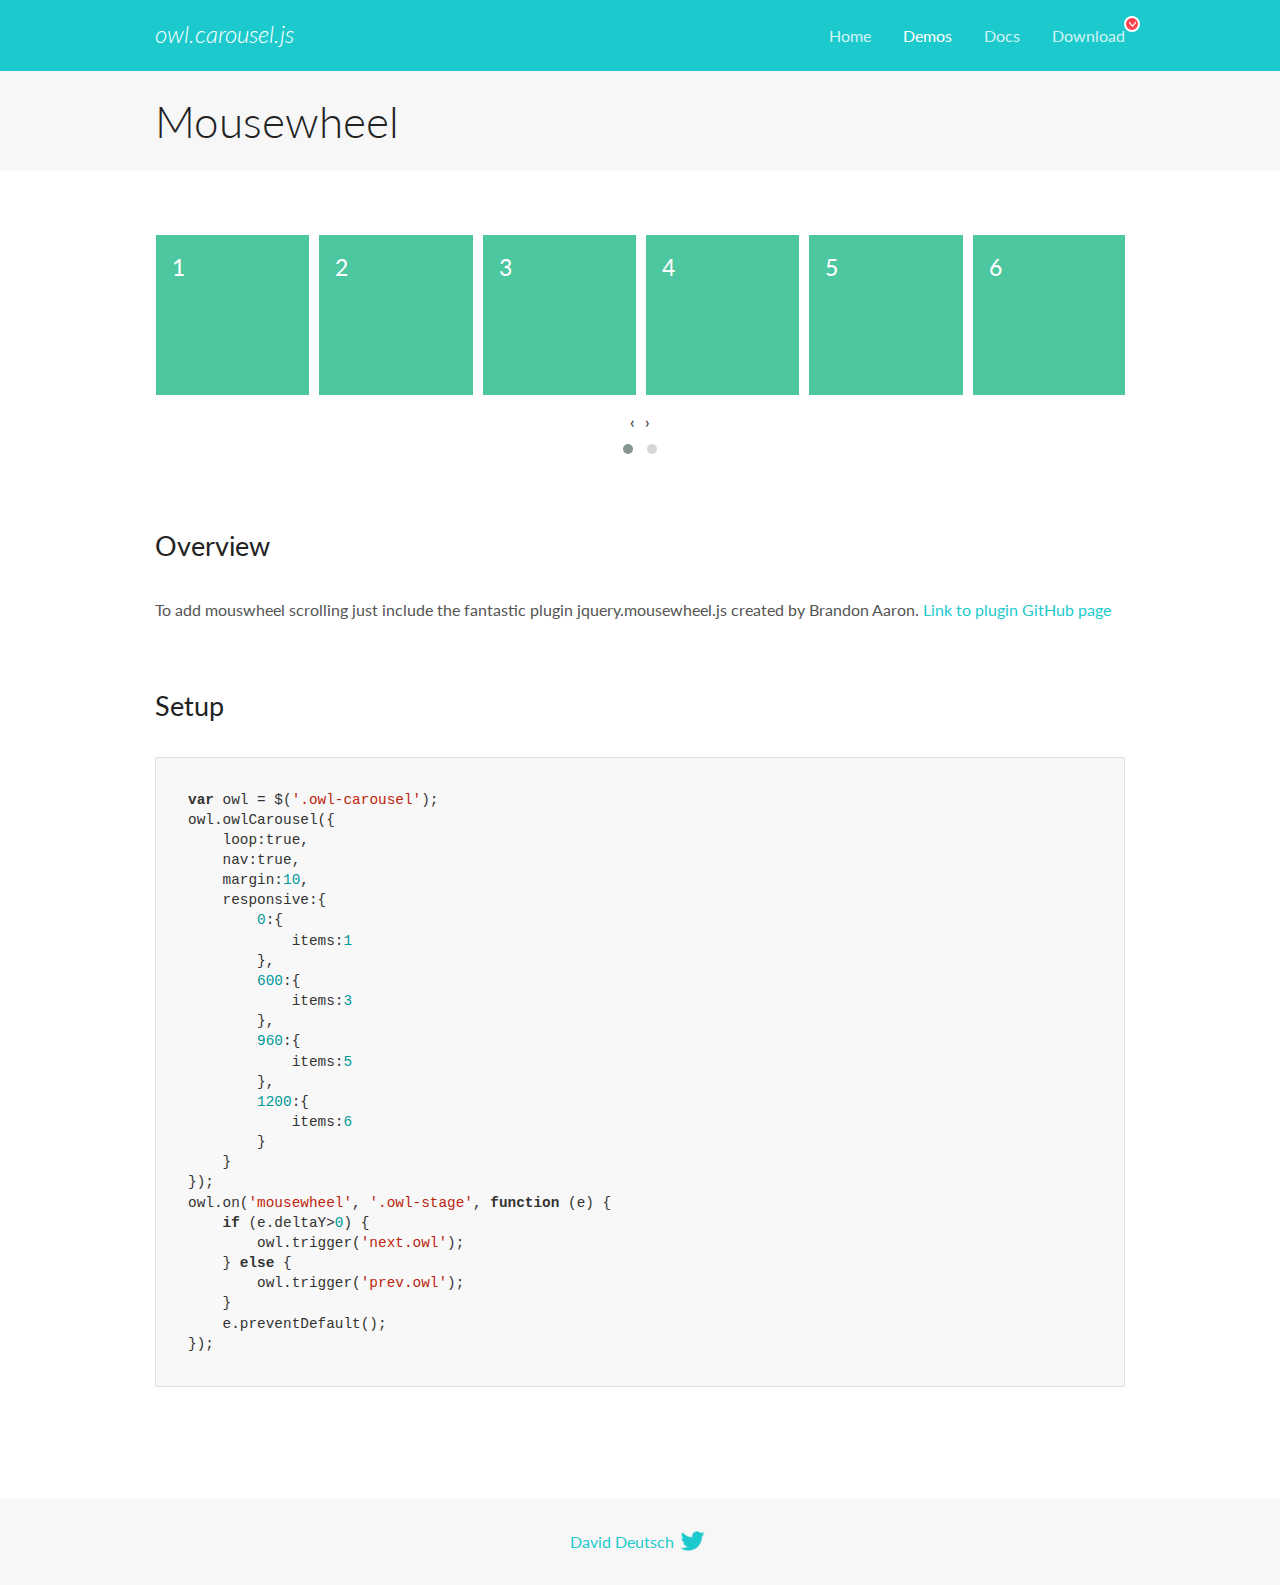
<file: owlcarousel/OwlCarousel2-2.3.4/docs/demos/mousewheel.html>
<!DOCTYPE html>
<html lang="en">
  <head>

    <!-- head -->
    <meta charset="utf-8">
    <meta name="msapplication-tap-highlight" content="no" />
    <meta name="viewport" content="width=device-width, initial-scale=1.0" />
    <meta name="description" content="Mousewheel usage demo">
    <meta name="author" content="David Deutsch">
    <title>
      Mousewheel Demo | Owl Carousel | 2.3.4
    </title>

    <!-- Stylesheets -->
    <link href='https://fonts.googleapis.com/css?family=Lato:300,400,700,400italic,300italic' rel='stylesheet' type='text/css'>
    <link rel="stylesheet" href="../assets/css/docs.theme.min.css">

    <!-- Owl Stylesheets -->
    <link rel="stylesheet" href="../assets/owlcarousel/assets/owl.carousel.min.css">
    <link rel="stylesheet" href="../assets/owlcarousel/assets/owl.theme.default.min.css">

    <!-- HTML5 shim and Respond.js IE8 support of HTML5 elements and media queries -->

    <!--[if lt IE 9]>
      <script src="https://oss.maxcdn.com/libs/html5shiv/3.7.0/html5shiv.js"></script>
      <script src="https://oss.maxcdn.com/libs/respond.js/1.3.0/respond.min.js"></script>
    <![endif]-->

    <!-- Favicons -->
    <link rel="apple-touch-icon-precomposed" sizes="144x144" href="../assets/ico/apple-touch-icon-144-precomposed.png">
    <link rel="shortcut icon" href="../assets/ico/favicon.png">
    <link rel="shortcut icon" href="favicon.ico">

    <!-- Yeah i know js should not be in header. Its required for demos.-->

    <!-- javascript -->
    <script src="../assets/vendors/jquery.min.js"></script>
    <script src="../assets/owlcarousel/owl.carousel.js"></script>
  </head>
  <body>

    <!-- header -->
    <header class="header">
      <div class="row">
        <div class="large-12 columns">
          <div class="brand left">
            <h3>
              <a href="/OwlCarousel2/">owl.carousel.js</a> 
            </h3>
          </div>
          <a id="toggle-nav" class="right">
            <span></span> <span></span> <span></span> 
          </a> 
          <div class="nav-bar">
            <ul class="clearfix">
              <li> <a href="/OwlCarousel2/index.html">Home</a>  </li>
              <li class="active">
                <a href="/OwlCarousel2/demos/demos.html">Demos</a> 
              </li>
              <li> <a href="/OwlCarousel2/docs/started-welcome.html">Docs</a>  </li>
              <li>
                <a href="https://github.com/OwlCarousel2/OwlCarousel2/archive/2.3.4.zip">Download</a> 
                <span class="download"></span> 
              </li>
            </ul>
          </div>
        </div>
      </div>
    </header>

    <!-- title -->
    <section class="title">
      <div class="row">
        <div class="large-12 columns">
          <h1>Mousewheel</h1>
        </div>
      </div>
    </section>

    <!--  Demos -->
    <section id="demos">
      <div class="row">
        <div class="large-12 columns">
          <div class="owl-carousel owl-theme">
            <div class="item">
              <h4>1</h4>
            </div>
            <div class="item">
              <h4>2</h4>
            </div>
            <div class="item">
              <h4>3</h4>
            </div>
            <div class="item">
              <h4>4</h4>
            </div>
            <div class="item">
              <h4>5</h4>
            </div>
            <div class="item">
              <h4>6</h4>
            </div>
            <div class="item">
              <h4>7</h4>
            </div>
            <div class="item">
              <h4>8</h4>
            </div>
            <div class="item">
              <h4>9</h4>
            </div>
            <div class="item">
              <h4>10</h4>
            </div>
            <div class="item">
              <h4>11</h4>
            </div>
            <div class="item">
              <h4>12</h4>
            </div>
          </div>
          <h3 id="overview">Overview</h3>
          <p>To add mouswheel scrolling just include the fantastic plugin jquery.mousewheel.js created by Brandon Aaron.
            <a href="https://github.com/brandonaaron/jquery-mousewheel">Link to plugin GitHub page</a> 
          </p>
          <h3 id="setup">Setup</h3>
          <pre><code>var owl = $(&#39;.owl-carousel&#39;);
owl.owlCarousel({
    loop:true,
    nav:true,
    margin:10,
    responsive:{
        0:{
            items:1
        },
        600:{
            items:3
        },            
        960:{
            items:5
        },
        1200:{
            items:6
        }
    }
});
owl.on(&#39;mousewheel&#39;, &#39;.owl-stage&#39;, function (e) {
    if (e.deltaY&gt;0) {
        owl.trigger(&#39;next.owl&#39;);
    } else {
        owl.trigger(&#39;prev.owl&#39;);
    }
    e.preventDefault();
});</code></pre>
          <script src="../assets/vendors/jquery.mousewheel.min.js"></script>
          <script>
            $(document).ready(function() {
              var owl = $('.owl-carousel');
              owl.owlCarousel({
                loop: true,
                nav: true,
                margin: 10,
                responsive: {
                  0: {
                    items: 1
                  },
                  600: {
                    items: 3
                  },
                  960: {
                    items: 5
                  },
                  1200: {
                    items: 6
                  }
                }
              });
              owl.on('mousewheel', '.owl-stage', function(e) {
                if (e.deltaY > 0) {
                  owl.trigger('next.owl');
                } else {
                  owl.trigger('prev.owl');
                }
                e.preventDefault();
              });
            })
          </script>
        </div>
      </div>
    </section>

    <!-- footer -->
    <footer class="footer">
      <div class="row">
        <div class="large-12 columns">
          <h5>
            <a href="/OwlCarousel2/docs/support-contact.html">David Deutsch</a> 
            <a id="custom-tweet-button" href="https://twitter.com/share?url=https://github.com/OwlCarousel2/OwlCarousel2&text=Owl Carousel - This is so awesome! " target="_blank"></a> 
          </h5>
        </div>
      </div>
    </footer>

    <!-- vendors -->
    <script src="../assets/vendors/highlight.js"></script>
    <script src="../assets/js/app.js"></script>
  </body>
</html>
</file>
